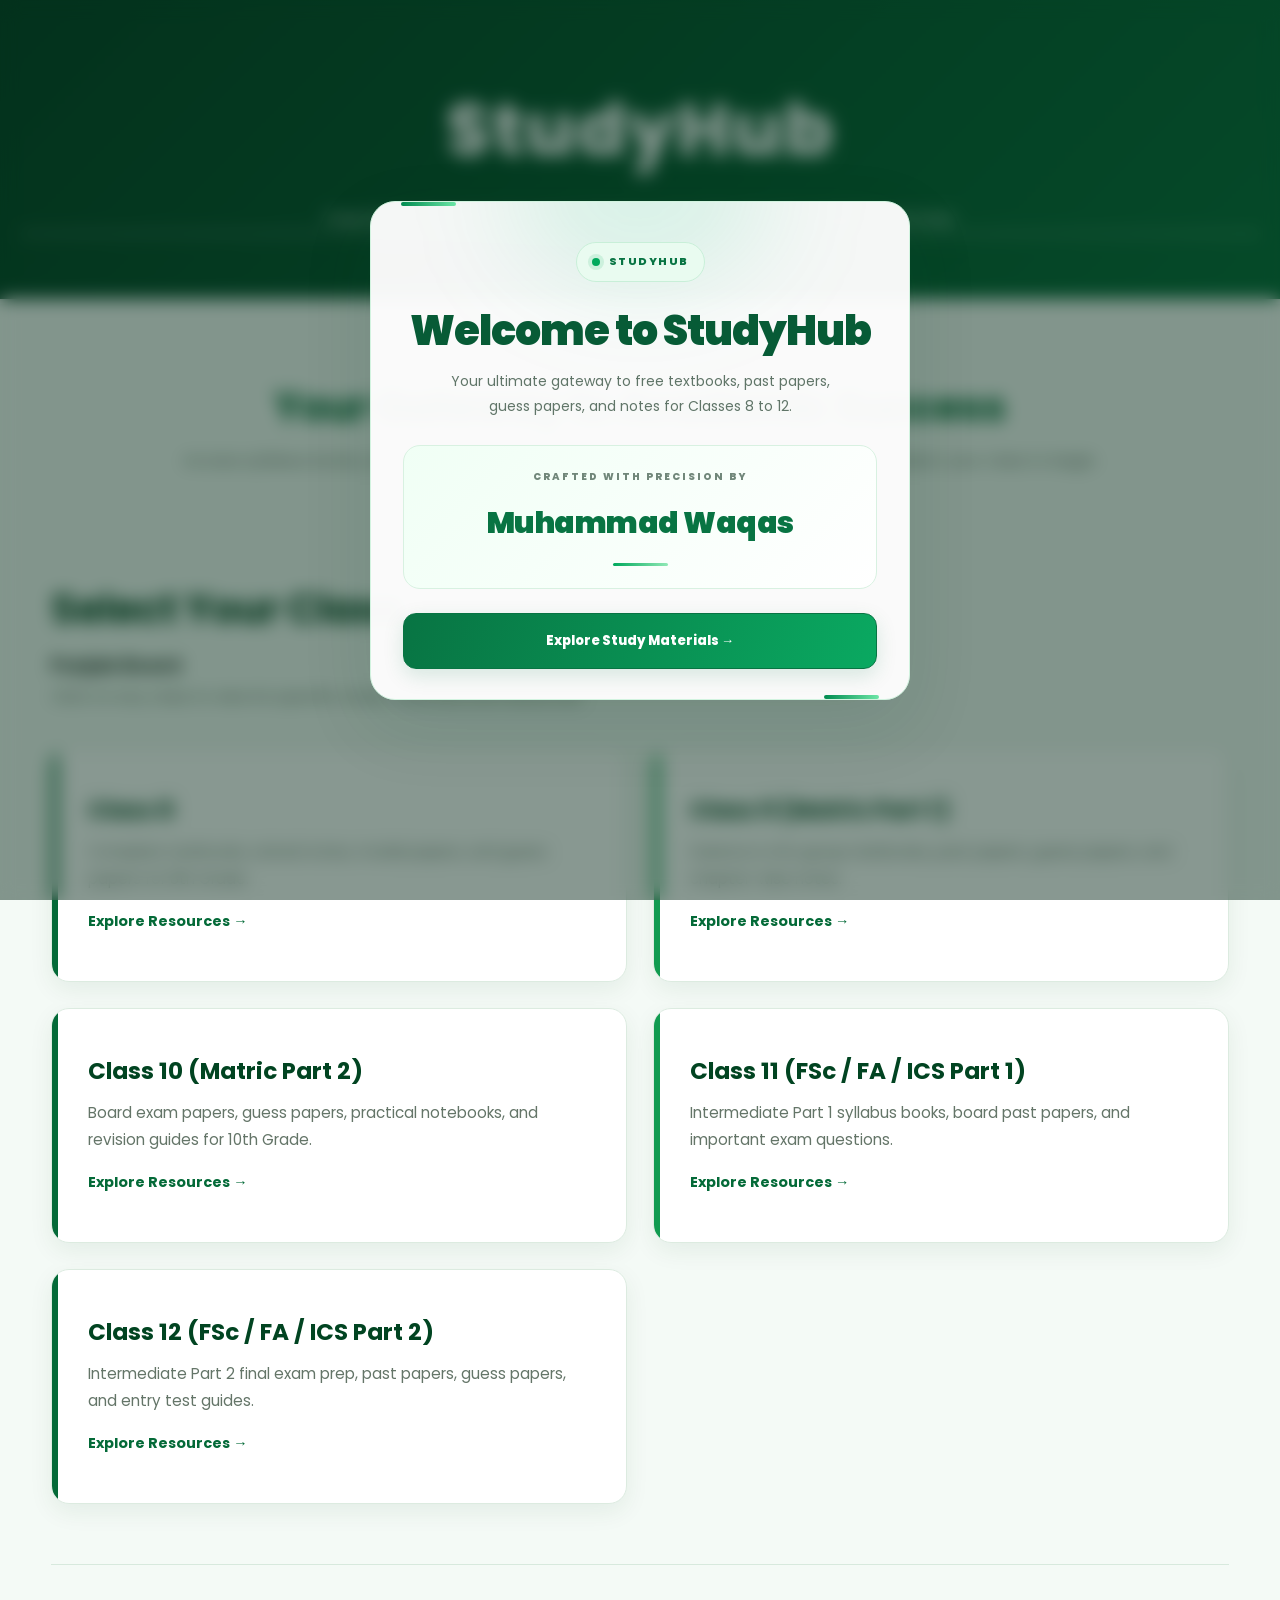
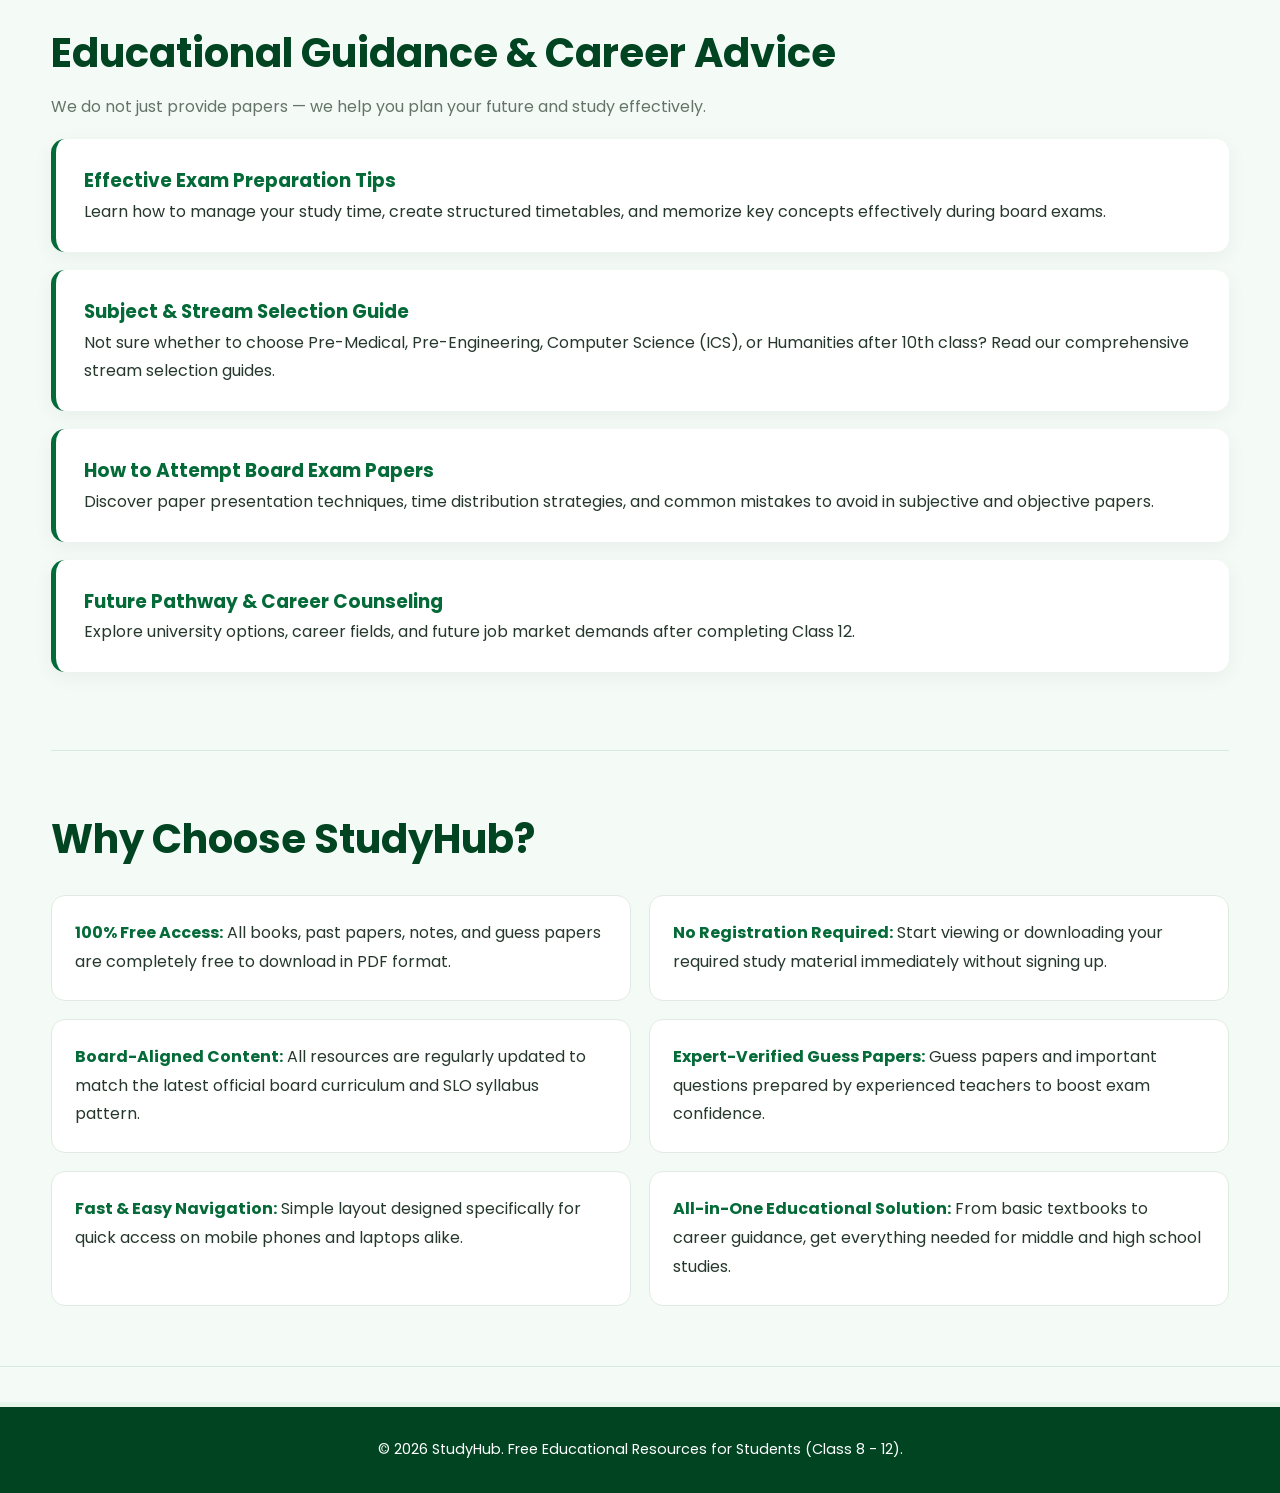
<file: index.html>
<!DOCTYPE html>
<html lang="en">

<head>
    <!-- Essential Meta Tags -->
    <meta charset="UTF-8">
    <meta name="viewport" content="width=device-width, initial-scale=1.0">
    <title>StudyHub - Free PDFs, Past Papers & Guess Papers for Punjab Board</title>
<meta name="google-site-verification" content="WBYI3zQjH3Bjqo3qyWjPnp6PcXG1lxoOlJ3bugX4N5s" />

    <link rel="icon" type="image/png" href="logo.jpg">

    <!-- Primary SEO Meta Description -->
    <meta name="description"
        content="StudyHub is created by Muhammad Waqas to help Punjab Board students. Access free PDFs, textbooks, solved past papers, guess papers, and study notes for Class 8 to 12.">

    <!-- Keywords for Search Engines -->
    <meta name="keywords"
        content="Punjab board past papers, studyhub, muhammad waqas, 9th class guess papers, 10th class books pdf, 11th class notes, 12th class past papers, free student resources Pakistan">

    <!-- Author Tag -->
    <meta name="author" content="Muhammad Waqas">

    <!-- Open Graph / Social Media Meta Tags (for WhatsApp, Facebook, LinkedIn shares) -->
    <meta property="og:title" content="StudyHub - Free Study Material for Punjab Board Students">
    <meta property="og:description"
        content="Created by Muhammad Waqas. Download free textbooks, solved past papers, and guess papers for Class 8, 9, 10, 11, and 12 Punjab Board.">
    <meta property="og:type" content="website">

    <!-- Robots Tag (Allows search engines to index and follow your site) -->
    <meta name="robots" content="index, follow">
    <link rel="stylesheet" href="style.css">
</head>

<body>

    <!-- Header Section -->
    <header>
        <h1>StudyHub</h1>
        <p>Free Study Material & Educational Guidance for Class 8 to 12 , Punjab Board Only!</p>
        <hr>
    </header>

    <main>
        <!-- Welcome Hero Section -->
        <section>
            <h2>Your Gateway to Academic Success</h2>
            <p>Access syllabus books, solved past papers, guess papers, and study notes all in one place. Select your
                class to begin.</p>
        </section>

        <!-- Class Selection Section (Class 8 to 12) -->
        <section id="classes">
            <h2>Select Your Class</h2>
            <h3>Punjab Board</h3>
            <p>Click on any class to view its specific study materials and resources:</p>

            <ul>
                <li>
                    <a href="class8.html">
                        <h3>Class 8</h3>
                        <p>Complete textbooks, solved notes, model papers, and guess papers for 8th Grade.</p>
                    </a>
                </li>
                <li>
                    <a href="class9.html">
                        <h3>Class 9 (Matric Part 1)</h3>
                        <p>Science & Arts group textbooks, past papers, guess papers, and chapter-wise notes.</p>
                    </a>
                </li>
                <li>
                    <a href="class10.html">
                        <h3>Class 10 (Matric Part 2)</h3>
                        <p>Board exam papers, guess papers, practical notebooks, and revision guides for 10th Grade.</p>
                    </a>
                </li>
                <li>
                    <a href="class11.html">
                        <h3>Class 11 (FSc / FA / ICS Part 1)</h3>
                        <p>Intermediate Part 1 syllabus books, board past papers, and important exam questions.</p>
                    </a>
                </li>
                <li>
                    <a href="class12.html">
                        <h3>Class 12 (FSc / FA / ICS Part 2)</h3>
                        <p>Intermediate Part 2 final exam prep, past papers, guess papers, and entry test guides.</p>
                    </a>
                </li>
            </ul>
        </section>

        <hr>

        <!-- Educational Guidance Section -->
        <section id="guidance">
            <h2>Educational Guidance & Career Advice</h2>
            <p>We do not just provide papers — we help you plan your future and study effectively.</p>

            <article>
                <a href="examsprep.html" target="_blank" rel="noopener noreferrer">
                    <h3>Effective Exam Preparation Tips</h3>
                    <p>Learn how to manage your study time, create structured timetables, and memorize key concepts
                        effectively during board exams.</p>
                </a>
            </article>

            <article>
                <a href="subject.html" target="_blank" rel="noopener noreferrer">
                    <h3>Subject & Stream Selection Guide</h3>
                    <p>Not sure whether to choose Pre-Medical, Pre-Engineering, Computer Science (ICS), or Humanities
                        after 10th class? Read our comprehensive stream selection guides.</p>
                </a>
            </article>

            <article>
                <a href="attempt.html" target="_blank"
                    rel="noopener noreferrer">
                    <h3>How to Attempt Board Exam Papers</h3>
                    <p>Discover paper presentation techniques, time distribution strategies, and common mistakes to
                        avoid in subjective and objective papers.</p>
                </a>
            </article>

            <article>
                <a href="career.html" target="_blank" rel="noopener noreferrer">
                    <h3>Future Pathway & Career Counseling</h3>
                    <p>Explore university options, career fields, and future job market demands after completing Class
                        12.</p>
                </a>
            </article>
        </section>
        <hr>

        <!-- Benefits Section -->
        <section id="benefits">
            <h2>Why Choose StudyHub?</h2>

            <ul>
                <li>
                    <strong>100% Free Access:</strong> All books, past papers, notes, and guess papers are completely
                    free to download in PDF format.
                </li>
                <li>
                    <strong>No Registration Required:</strong> Start viewing or downloading your required study material
                    immediately without signing up.
                </li>
                <li>
                    <strong>Board-Aligned Content:</strong> All resources are regularly updated to match the latest
                    official board curriculum and SLO syllabus pattern.
                </li>
                <li>
                    <strong>Expert-Verified Guess Papers:</strong> Guess papers and important questions prepared by
                    experienced teachers to boost exam confidence.
                </li>
                <li>
                    <strong>Fast & Easy Navigation:</strong> Simple layout designed specifically for quick access on
                    mobile phones and laptops alike.
                </li>
                <li>
                    <strong>All-in-One Educational Solution:</strong> From basic textbooks to career guidance, get
                    everything needed for middle and high school studies.
                </li>
            </ul>
        </section>
    </main>

    <hr>

    <!-- Footer Section -->
    <footer>
        <p>&copy; 2026 StudyHub. Free Educational Resources for Students (Class 8 - 12).</p>
    </footer>
<!-- Ultra-Modern Welcome Popup Modal -->
<div id="welcome-modal" class="modern-modal-overlay">
    <div class="modern-modal-card">
        <!-- Floating Accent Glow -->
        <div class="modal-glow"></div>

        <div class="modal-badge-wrapper">
            <span class="modern-badge">
                <span class="pulse-dot"></span> StudyHub
            </span>
        </div>

        <h2>Welcome to StudyHub</h2>
        <p class="modal-subtitle">Your ultimate gateway to free textbooks, past papers, guess papers, and notes for Classes 8 to 12.</p>
        
        <!-- Largely Written Developer Credit Box -->
        <div class="modern-developer-box">
            <span class="dev-label">Crafted with Precision By</span>
            <h3 class="dev-name">Muhammad Waqas</h3>
            <div class="dev-underline"></div>
        </div>

        <button id="close-modal-btn" class="modern-cta-btn">
            Explore Study Materials &rarr;
        </button>
    </div>
</div>
</div>

<script>
document.addEventListener("DOMContentLoaded", function () {
    const closeBtn = document.getElementById("close-modal-btn");
    const modal = document.getElementById("welcome-modal");

    if (closeBtn && modal) {
        closeBtn.addEventListener("click", function () {
            modal.style.display = "none";
        });
    }
});
</script>

</body>

</html>
</file>
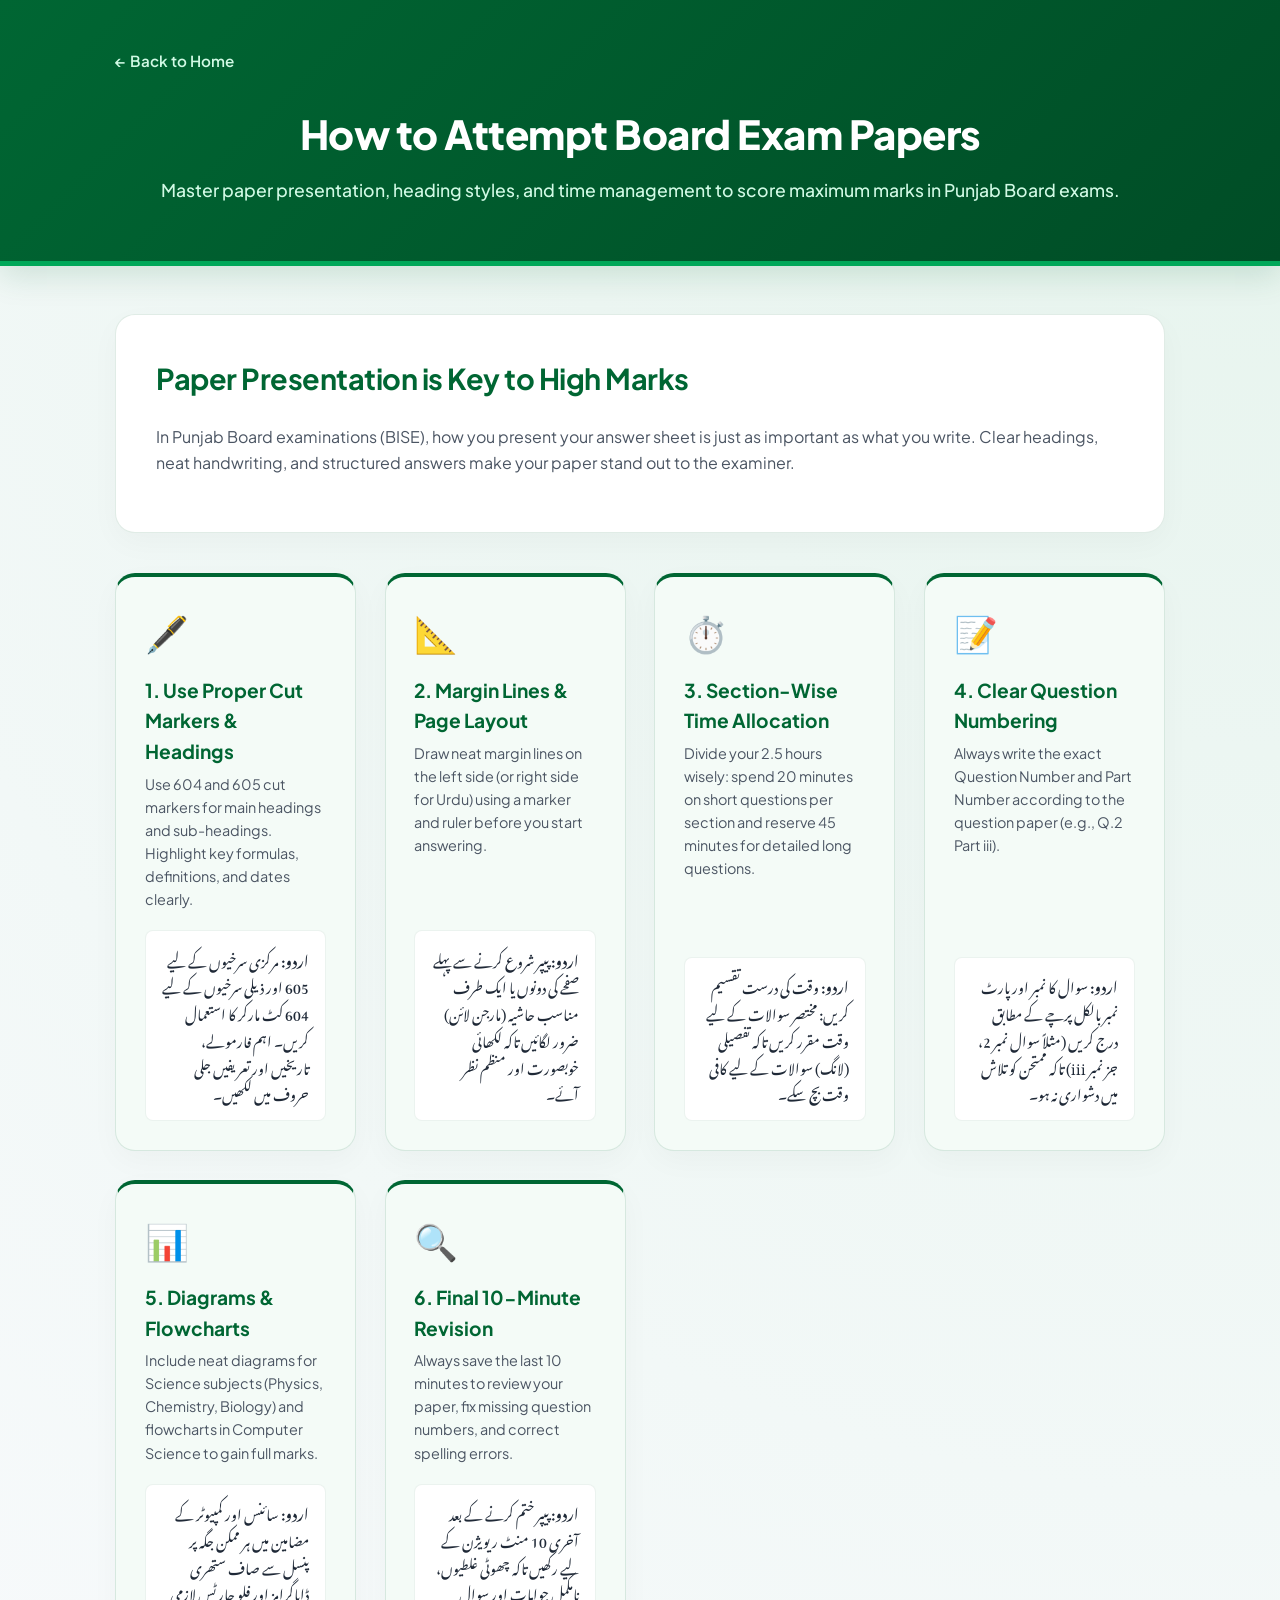
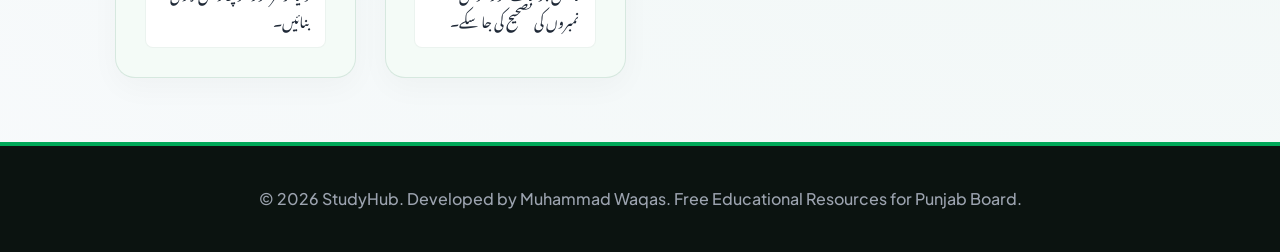
<file: attempt.html>
<!DOCTYPE html>
<html lang="en">
<head>
    <meta charset="UTF-8">
    <meta name="viewport" content="width=device-width, initial-scale=1.0">
    <title>How to Attempt Board Exam Papers | StudyHub</title>
    <link rel="stylesheet" href="attempt.css">
</head>
<body>

    <!-- Header / Banner -->
    <header>
        <div class="nav-bar">
            <a href="index.html" class="back-link">&larr; Back to Home</a>
        </div>
        <h1>How to Attempt Board Exam Papers</h1>
        <p>Master paper presentation, heading styles, and time management to score maximum marks in Punjab Board exams.</p>
    </header>

    <main>
        <!-- Introduction Section -->
        <section class="intro-box">
            <h2>Paper Presentation is Key to High Marks</h2>
            <p>In Punjab Board examinations (BISE), how you present your answer sheet is just as important as what you write. Clear headings, neat handwriting, and structured answers make your paper stand out to the examiner.</p>
        </section>

        <!-- Strategy Cards Grid -->
        <div class="tips-grid">

            <!-- Tip 1 -->
            <article class="tip-card">
                <div class="tip-icon">🖋️</div>
                <h3>1. Use Proper Cut Markers & Headings</h3>
                <p class="eng-text">Use 604 and 605 cut markers for main headings and sub-headings. Highlight key formulas, definitions, and dates clearly.</p>
                <div class="urdu-box">
                    <p class="urdu-text"><strong>اردو:</strong> مرکزی سرخیوں کے لیے 605 اور ذیلی سرخیوں کے لیے 604 کٹ مارکر کا استعمال کریں۔ اہم فارمولے، تاریخیں اور تعریفیں جلی حروف میں لکھیں۔</p>
                </div>
            </article>

            <!-- Tip 2 -->
            <article class="tip-card">
                <div class="tip-icon">📐</div>
                <h3>2. Margin Lines & Page Layout</h3>
                <p class="eng-text">Draw neat margin lines on the left side (or right side for Urdu) using a marker and ruler before you start answering.</p>
                <div class="urdu-box">
                    <p class="urdu-text"><strong>اردو:</strong> پیپر شروع کرنے سے پہلے صفحے کی دونوں یا ایک طرف مناسب حاشیہ (مارجن لائن) ضرور لگائیں تاکہ لکھائی خوبصورت اور منظم نظر آئے۔</p>
                </div>
            </article>

            <!-- Tip 3 -->
            <article class="tip-card">
                <div class="tip-icon">⏱️</div>
                <h3>3. Section-Wise Time Allocation</h3>
                <p class="eng-text">Divide your 2.5 hours wisely: spend 20 minutes on short questions per section and reserve 45 minutes for detailed long questions.</p>
                <div class="urdu-box">
                    <p class="urdu-text"><strong>اردو:</strong> وقت کی درست تقسیم کریں: مختصر سوالات کے لیے وقت مقرر کریں تاکہ تفصیلی (لانگ) سوالات کے لیے کافی وقت بچ سکے۔</p>
                </div>
            </article>

            <!-- Tip 4 -->
            <article class="tip-card">
                <div class="tip-icon">📝</div>
                <h3>4. Clear Question Numbering</h3>
                <p class="eng-text">Always write the exact Question Number and Part Number according to the question paper (e.g., Q.2 Part iii).</p>
                <div class="urdu-box">
                    <p class="urdu-text"><strong>اردو:</strong> سوال کا نمبر اور پارٹ نمبر بالکل پرچے کے مطابق درج کریں (مثلاً سوال نمبر 2، جز نمبر iii) تاکہ ممتحن کو تلاش میں دشواری نہ ہو۔</p>
                </div>
            </article>

            <!-- Tip 5 -->
            <article class="tip-card">
                <div class="tip-icon">📊</div>
                <h3>5. Diagrams & Flowcharts</h3>
                <p class="eng-text">Include neat diagrams for Science subjects (Physics, Chemistry, Biology) and flowcharts in Computer Science to gain full marks.</p>
                <div class="urdu-box">
                    <p class="urdu-text"><strong>اردو:</strong> سائنس اور کمپیوٹر کے مضامین میں ہر ممکن جگہ پر پنسل سے صاف ستھری ڈایاگرامز اور فلو چارٹس لازمی بنائیں۔</p>
                </div>
            </article>

            <!-- Tip 6 -->
            <article class="tip-card">
                <div class="tip-icon">🔍</div>
                <h3>6. Final 10-Minute Revision</h3>
                <p class="eng-text">Always save the last 10 minutes to review your paper, fix missing question numbers, and correct spelling errors.</p>
                <div class="urdu-box">
                    <p class="urdu-text"><strong>اردو:</strong> پیپر ختم کرنے کے بعد آخری 10 منٹ ریویژن کے لیے رکھیں تاکہ چھوٹی غلطیوں، نامکمل جوابات اور سوال نمبروں کی تصحیح کی جا سکے۔</p>
                </div>
            </article>

        </div>
    </main>

    <!-- Footer -->
    <footer>
        <p>&copy; 2026 StudyHub. Developed by Muhammad Waqas. Free Educational Resources for Punjab Board.</p>
    </footer>

</body>
</html>
</file>
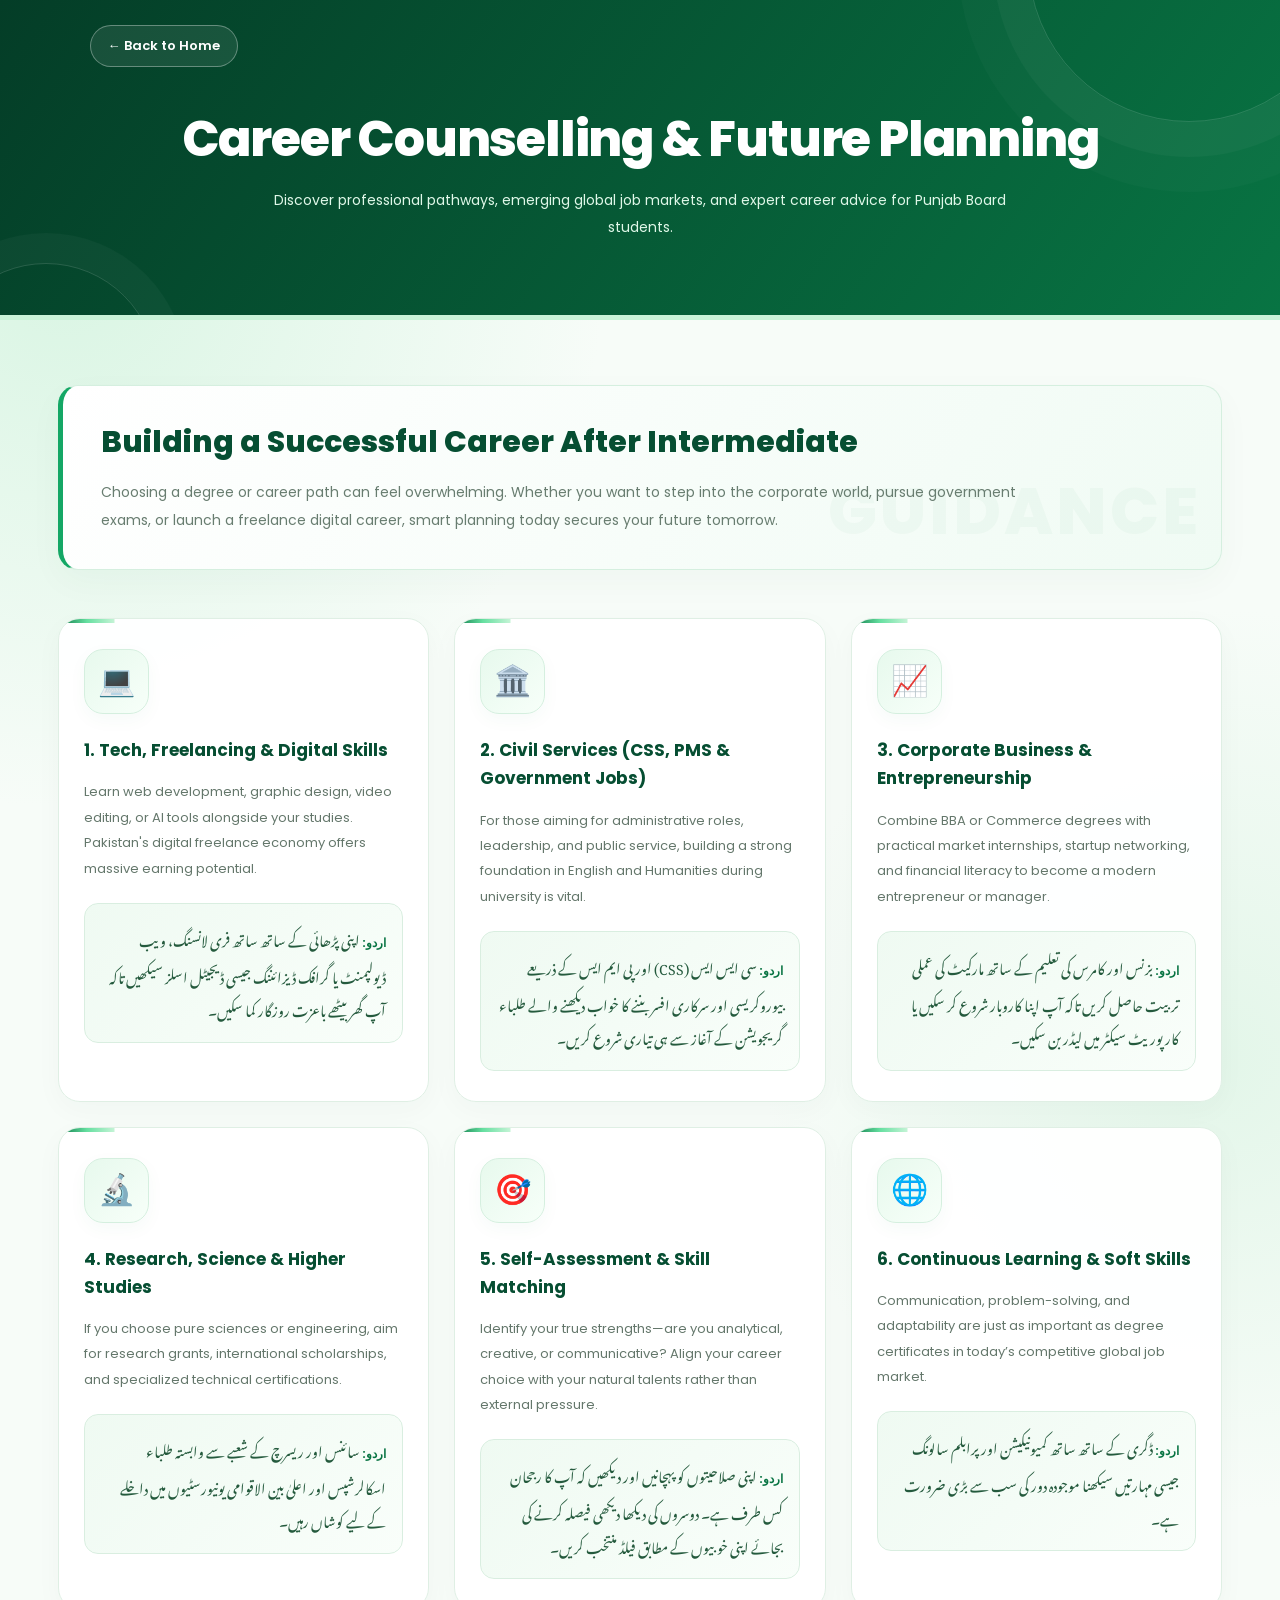
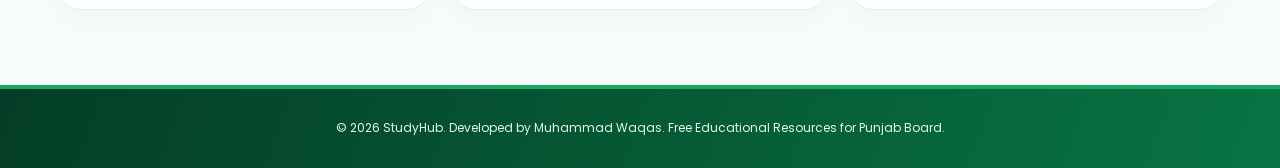
<file: career.html>
<!DOCTYPE html>
<html lang="en">
<head>
    <meta charset="UTF-8">
    <meta name="viewport" content="width=device-width, initial-scale=1.0">
    <title>Career Counselling & Future Guidance | StudyHub</title>
    <link rel="stylesheet" href="career.css">
</head>
<body>

    <!-- Header / Banner -->
    <header>
        <div class="nav-bar">
            <a href="index.html" class="back-link">&larr; Back to Home</a>
        </div>
        <h1>Career Counselling & Future Planning</h1>
        <p>Discover professional pathways, emerging global job markets, and expert career advice for Punjab Board students.</p>
    </header>

    <main>
        <!-- Introduction Section -->
        <section class="intro-box">
            <h2>Building a Successful Career After Intermediate</h2>
            <p>Choosing a degree or career path can feel overwhelming. Whether you want to step into the corporate world, pursue government exams, or launch a freelance digital career, smart planning today secures your future tomorrow.</p>
        </section>

        <!-- Career Guidance Cards Grid -->
        <div class="tips-grid">

            <!-- Career 1 -->
            <article class="tip-card">
                <div class="tip-icon">💻</div>
                <h3>1. Tech, Freelancing & Digital Skills</h3>
                <p class="eng-text">Learn web development, graphic design, video editing, or AI tools alongside your studies. Pakistan's digital freelance economy offers massive earning potential.</p>
                <div class="urdu-box">
                    <p class="urdu-text"><strong>اردو:</strong> اپنی پڑھائی کے ساتھ ساتھ فری لانسنگ، ویب ڈیولپمنٹ یا گرافک ڈیزائننگ جیسی ڈیجیٹل اسلز سیکھیں تاکہ آپ گھر بیٹھے باعزت روزگار کما سکیں۔</p>
                </div>
            </article>

            <!-- Career 2 -->
            <article class="tip-card">
                <div class="tip-icon">🏛️</div>
                <h3>2. Civil Services (CSS, PMS & Government Jobs)</h3>
                <p class="eng-text">For those aiming for administrative roles, leadership, and public service, building a strong foundation in English and Humanities during university is vital.</p>
                <div class="urdu-box">
                    <p class="urdu-text"><strong>اردو:</strong> سی ایس ایس (CSS) اور پی ایم ایس کے ذریعے بیوروکریسی اور سرکاری افسر بننے کا خواب دیکھنے والے طلباء گریجویشن کے آغاز سے ہی تیاری شروع کریں۔</p>
                </div>
            </article>

            <!-- Career 3 -->
            <article class="tip-card">
                <div class="tip-icon">📈</div>
                <h3>3. Corporate Business & Entrepreneurship</h3>
                <p class="eng-text">Combine BBA or Commerce degrees with practical market internships, startup networking, and financial literacy to become a modern entrepreneur or manager.</p>
                <div class="urdu-box">
                    <p class="urdu-text"><strong>اردو:</strong> بزنس اور کامرس کی تعلیم کے ساتھ مارکیٹ کی عملی تربیت حاصل کریں تاکہ آپ اپنا کاروبار شروع کر سکیں یا کارپوریٹ سیکٹر میں لیڈر بن سکیں۔</p>
                </div>
            </article>

            <!-- Career 4 -->
            <article class="tip-card">
                <div class="tip-icon">🔬</div>
                <h3>4. Research, Science & Higher Studies</h3>
                <p class="eng-text">If you choose pure sciences or engineering, aim for research grants, international scholarships, and specialized technical certifications.</p>
                <div class="urdu-box">
                    <p class="urdu-text"><strong>اردو:</strong> سائنس اور ریسرچ کے شعبے سے وابستہ طلباء اسکالرشپس اور اعلیٰ بین الاقوامی یونیورسٹیوں میں داخلے کے لیے کوشاں رہیں۔</p>
                </div>
            </article>

            <!-- Career 5 -->
            <article class="tip-card">
                <div class="tip-icon">🎯</div>
                <h3>5. Self-Assessment & Skill Matching</h3>
                <p class="eng-text">Identify your true strengths—are you analytical, creative, or communicative? Align your career choice with your natural talents rather than external pressure.</p>
                <div class="urdu-box">
                    <p class="urdu-text"><strong>اردو:</strong> اپنی صلاحیتوں کو پہچانیں اور دیکھیں کہ آپ کا رجحان کس طرف ہے۔ دوسروں کی دیکھا دیکھی فیصلہ کرنے کی بجائے اپنی خوبیوں کے مطابق فیلڈ منتخب کریں۔</p>
                </div>
            </article>

            <!-- Career 6 -->
            <article class="tip-card">
                <div class="tip-icon">🌐</div>
                <h3>6. Continuous Learning & Soft Skills</h3>
                <p class="eng-text">Communication, problem-solving, and adaptability are just as important as degree certificates in today’s competitive global job market.</p>
                <div class="urdu-box">
                    <p class="urdu-text"><strong>اردو:</strong> ڈگری کے ساتھ ساتھ کمیونیکیشن اور پرابلم سالونگ جیسی مہارتیں سیکھنا موجودہ دور کی سب سے بڑی ضرورت ہے۔</p>
                </div>
            </article>

        </div>
    </main>

    <!-- Footer -->
    <footer>
        <p>&copy; 2026 StudyHub. Developed by Muhammad Waqas. Free Educational Resources for Punjab Board.</p>
    </footer>

</body>
</html>
</file>
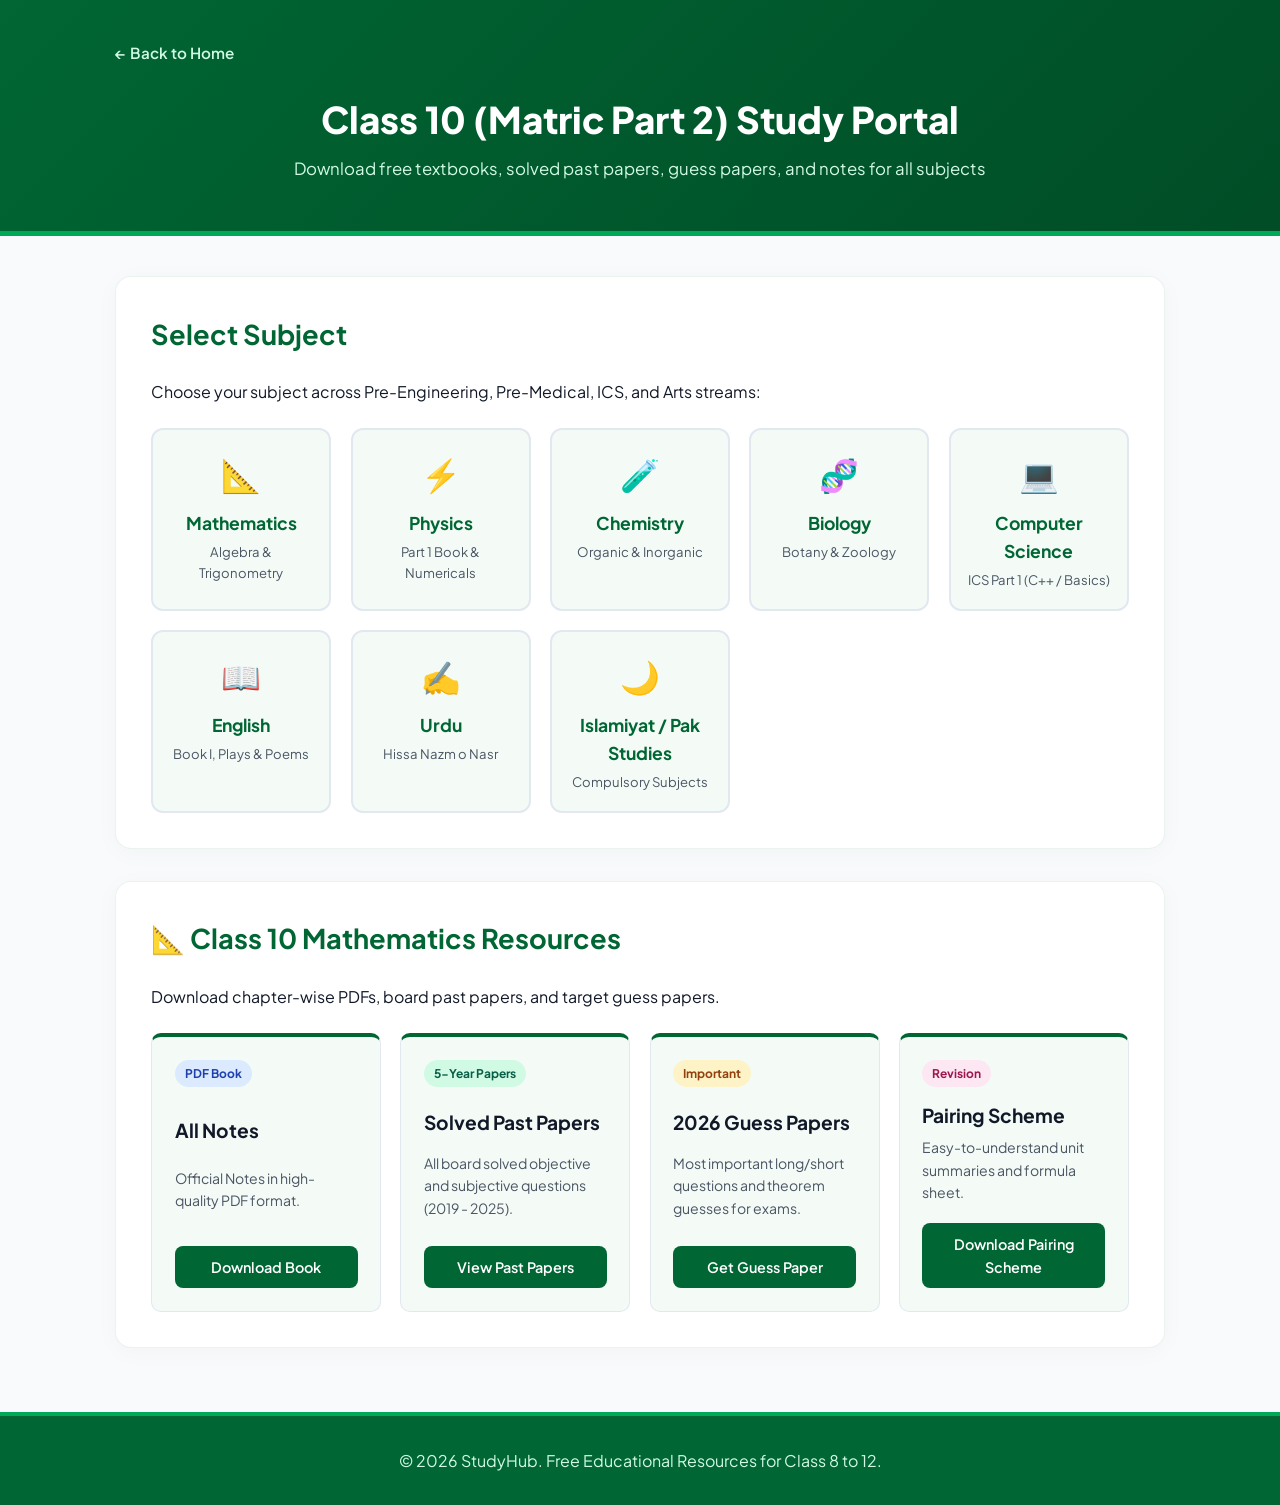
<file: Class10.html>
<!DOCTYPE html>
<html lang="en">
<head>
    <meta charset="UTF-8">
    <meta name="viewport" content="width=device-width, initial-scale=1.0">
    <title>Class 10 Study Material - Books, Past Papers & Guess Papers | StudyHub</title>
    <link rel="stylesheet" href="style10.css">
    <link rel="icon" type="image/png" href="logo.jpg">
</head>
<body>

    <!-- Header / Top Banner -->
    <header>
        <div class="nav-bar">
            <a href="index.html" class="back-link">&larr; Back to Home</a>
        </div>
        <h1>Class 10 (Matric Part 2) Study Portal</h1>
        <p>Download free textbooks, solved past papers, guess papers, and notes for all subjects</p>
    </header>

    <main>

        
<section id="subjects">
    <h2>Select Subject</h2>
    <p>Choose your subject across Pre-Engineering, Pre-Medical, ICS, and Arts streams:</p>

    <div class="subject-grid">

        <a href="https://www.ilmkidunya.com/10th-class/books/math-punjab-board" class="subject-card" target="_blank">
            <span class="icon">📐</span>
            <h3>Mathematics</h3>
            <p>Algebra & Trigonometry</p>
        </a>

        <a href="https://www.ilmkidunya.com/10th-class/books/physics-punjab-board" class="subject-card" target="_blank">
            <span class="icon">⚡</span>
            <h3>Physics</h3>
            <p>Part 1 Book & Numericals</p>
        </a>

        <a href="https://www.ilmkidunya.com/10th-class/books/chemistry-punjab-board" class="subject-card" target="_blank">
            <span class="icon">🧪</span>
            <h3>Chemistry</h3>
            <p>Organic & Inorganic</p>
        </a>

        <a href="https://www.ilmkidunya.com/10th-class/books/biology-punjab-board" class="subject-card" target="_blank">
            <span class="icon">🧬</span>
            <h3>Biology</h3>
            <p>Botany & Zoology</p>
        </a>

        <a href="https://www.ilmkidunya.com/10th-class/books/computer_science-punjab-board" class="subject-card" target="_blank">
            <span class="icon">💻</span>
            <h3>Computer Science</h3>
            <p>ICS Part 1 (C++ / Basics)</p>
        </a>

        <a href="https://www.ilmkidunya.com/10th-class/books/english-punjab-board" class="subject-card" target="_blank">
            <span class="icon">📖</span>
            <h3>English</h3>
            <p>Book I, Plays & Poems</p>
        </a>

        <a href="https://www.ilmkidunya.com/10th-class/books/urdu-punjab-board" class="subject-card" target="_blank">
            <span class="icon">✍️</span>
            <h3>Urdu</h3>
            <p>Hissa Nazm o Nasr</p>
        </a>

        <a href="pdfs/islamiyat-pak-studies.pdf" class="subject-card" target="_blank">
            <span class="icon">🌙</span>
            <h3>Islamiyat / Pak Studies</h3>
            <p>Compulsory Subjects</p>
        </a>

    </div>
</section>

        <!-- Resource Section Example: Mathematics -->
        <section id="mathematics" class="resource-block">
            <h2>📐 Class 10 Mathematics Resources</h2>
            <p>Download chapter-wise PDFs, board past papers, and target guess papers.</p>

            <div class="resource-grid">
                <div class="resource-card">
                    <span class="badge pdf">PDF Book</span>
                    <h3>All Notes</h3>
                    <p>Official Notes in high-quality PDF format.</p>
                    <a href="https://www.ilmkidunya.com/10th-class/notes.aspx" class="btn-download">Download Book</a>
                </div>

                <div class="resource-card">
                    <span class="badge past-paper">5-Year Papers</span>
                    <h3>Solved Past Papers</h3>
                    <p>All board solved objective and subjective questions (2019 - 2025).</p>
                    <a href="https://www.ilmkidunya.com/10th-class/past-papers.aspx" class="btn-download">View Past Papers</a>
                </div>

                <div class="resource-card">
                    <span class="badge guess">Important</span>
                    <h3>2026 Guess Papers</h3>
                    <p>Most important long/short questions and theorem guesses for exams.</p>
                    <a href="https://www.ilmkidunya.com/10th-class/guess-papers.aspx" class="btn-download">Get Guess Paper</a>
                </div>

                <div class="resource-card">
                    <span class="badge notes">Revision</span>
                    <h3>Pairing Scheme</h3>
                    <p>Easy-to-understand unit summaries and formula sheet.</p>
                    <a href="https://www.ilmkidunya.com/10th-class/pairing-scheme.aspx" class="btn-download">Download Pairing Scheme</a>
                </div>
            </div>
        </section>

       

    </main>

    <!-- Footer -->
    <footer>
        <p>&copy; 2026 StudyHub. Free Educational Resources for Class 8 to 12.</p>
    </footer>

</body>
</html>
</file>
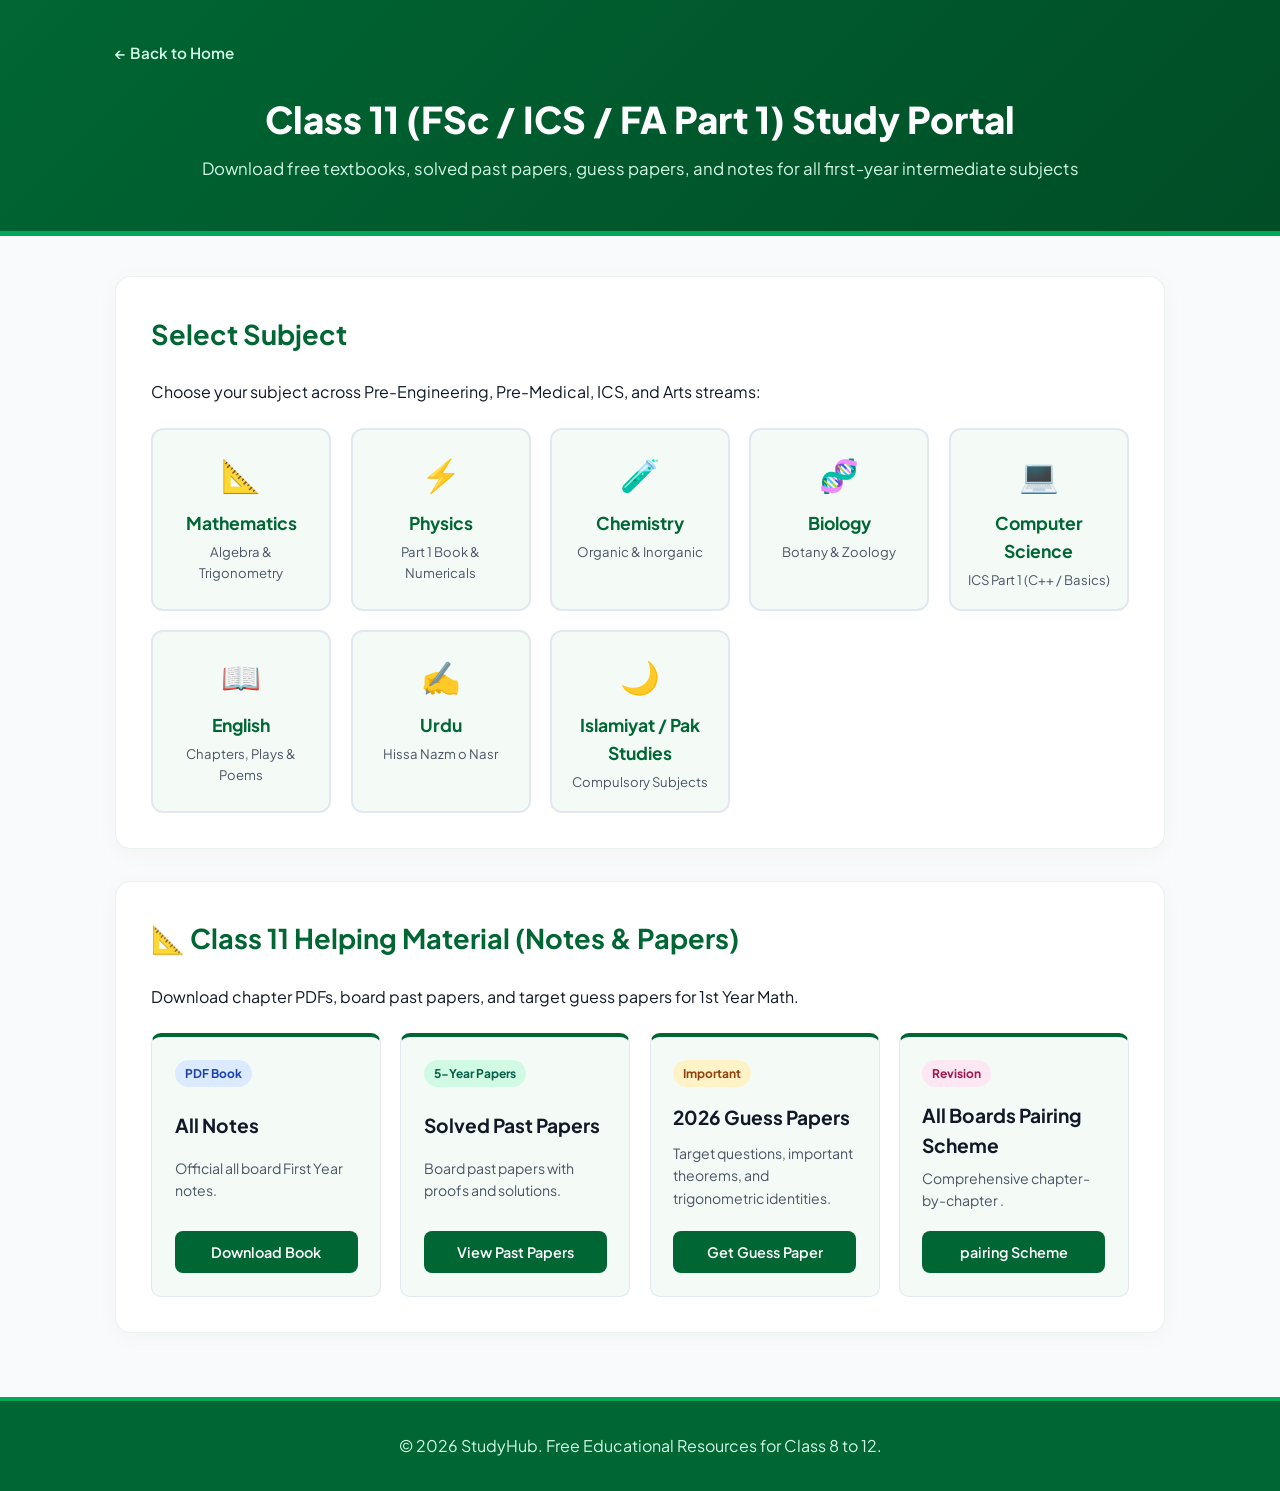
<file: class11.html>
<!DOCTYPE html>
<html lang="en">
<head>
    <meta charset="UTF-8">
    <meta name="viewport" content="width=device-width, initial-scale=1.0">
    <title>Class 11 Study Material - Books, Past Papers & Guess Papers | StudyHub</title>
    <link rel="stylesheet" href="style10.css">
    <link rel="icon" type="image/png" href="logo.jpg">
</head>
<body>

    <!-- Header / Top Banner -->
    <header>
        <div class="nav-bar">
            <a href="index.html" class="back-link">&larr; Back to Home</a>
        </div>
        <h1>Class 11 (FSc / ICS / FA Part 1) Study Portal</h1>
        <p>Download free textbooks, solved past papers, guess papers, and notes for all first-year intermediate subjects</p>
    </header>

    <main>

        <!-- Quick Subject Navigation Grid -->
       
<section id="subjects">
    <h2>Select Subject</h2>
    <p>Choose your subject across Pre-Engineering, Pre-Medical, ICS, and Arts streams:</p>

    <div class="subject-grid">

        <a href="https://cdn.ilmkidunya.com//files/customfiles/2026/09/11th%20Class%20Mathematics%20Punjab%20Board%20Full%20Book%20PDF.pdf" class="subject-card" target="_blank">
            <span class="icon">📐</span>
            <h3>Mathematics</h3>
            <p>Algebra & Trigonometry</p>
        </a>

        <a href="https://cdn.ilmkidunya.com//files/customfiles/2026/09/11th%20Class%20Physics%20Punjab%20Board%20Full%20Book%20PDF.pdf" class="subject-card" target="_blank">
            <span class="icon">⚡</span>
            <h3>Physics</h3>
            <p>Part 1 Book & Numericals</p>
        </a>

        <a href="https://cdn.ilmkidunya.com//files/customfiles/2026/09/11th%20Class%20Chemistry%20Punjab%20Board%20Full%20Book%20PDF.pdf" class="subject-card" target="_blank">
            <span class="icon">🧪</span>
            <h3>Chemistry</h3>
            <p>Organic & Inorganic</p>
        </a>

        <a href="https://cdn.ilmkidunya.com//files/customfiles/2026/09/11th%20Class%20Biology%20Punjab%20Board%20New%20Syllabus%20Full%20Book%20PDF.pdf" class="subject-card" target="_blank">
            <span class="icon">🧬</span>
            <h3>Biology</h3>
            <p>Botany & Zoology</p>
        </a>

        <a href="https://cdn.ilmkidunya.com//files/customfiles/2026/09/11th%20Class%20Computer%20Science%20Punjab%20Board%20New%20Syllabus%20Full%20Book%20PDF.pdf" class="subject-card" target="_blank">
            <span class="icon">💻</span>
            <h3>Computer Science</h3>
            <p>ICS Part 1 (C++ / Basics)</p>
        </a>

        <a href="https://cdn.ilmkidunya.com//files/customfiles/2026/09/11th%20Class%20English%20New%20Syllabus%20Punjab%20Board%20Full%20Book%20PDF.pdf" class="subject-card" target="_blank">
            <span class="icon">📖</span>
            <h3>English</h3>
            <p>Chapters, Plays & Poems</p>
        </a>

        <a href="https://cdn.ilmkidunya.com//files/customfiles/2026/09/11th%20Class%20Urdu%20New%20Syllabus%20Punjab%20Board%20Full%20Book%20PDF.pdf" class="subject-card" target="_blank">
            <span class="icon">✍️</span>
            <h3>Urdu</h3>
            <p>Hissa Nazm o Nasr</p>
        </a>

        <a href="https://cdn.ilmkidunya.com//files/customfiles/2026/10/11th%20Class%20Islamiat%20New%20Syllabus%20Punjab%20Board%20Full%20Book%20PDF.pdf" class="subject-card" target="_blank">
            <span class="icon">🌙</span>
            <h3>Islamiyat / Pak Studies</h3>
            <p>Compulsory Subjects</p>
        </a>

    </div>
</section>

        <!-- Resource Section: Mathematics (Part 1) -->
        <section id="mathematics" class="resource-block">
            <h2>📐 Class 11 Helping Material (Notes & Papers)</h2>
            <p>Download chapter PDFs, board past papers, and target guess papers for 1st Year Math.</p>

            <div class="resource-grid">
                <div class="resource-card">
                    <span class="badge pdf">PDF Book</span>
                    <h3>All Notes</h3>
                    <p>Official all board First Year notes.</p>
                    <a href="https://www.ilmkidunya.com/11th-class/notes.aspx" class="btn-download">Download Book</a>
                </div>

                <div class="resource-card">
                    <span class="badge past-paper">5-Year Papers</span>
                    <h3>Solved Past Papers</h3>
                    <p>Board past papers with proofs and solutions.</p>
                    <a href="https://www.ilmkidunya.com/11th-class/past-papers.aspx" class="btn-download">View Past Papers</a>
                </div>

                <div class="resource-card">
                    <span class="badge guess">Important</span>
                    <h3>2026 Guess Papers</h3>
                    <p>Target questions, important theorems, and trigonometric identities.</p>
                    <a href="https://www.ilmkidunya.com/11th-class/guess-papers.aspx" class="btn-download">Get Guess Paper</a>
                </div>

                <div class="resource-card">
                    <span class="badge notes">Revision</span>
                    <h3>All Boards Pairing Scheme</h3>
                    <p>Comprehensive chapter-by-chapter .</p>
                    <a href="https://www.ilmkidunya.com/11th-class/pairing-scheme.aspx" class="btn-download">pairing Scheme</a>
                </div>
            </div>
        </section>

       
    </main>

    <!-- Footer -->
    <footer>
        <p>&copy; 2026 StudyHub. Free Educational Resources for Class 8 to 12.</p>
    </footer>

</body>
</html>
</file>
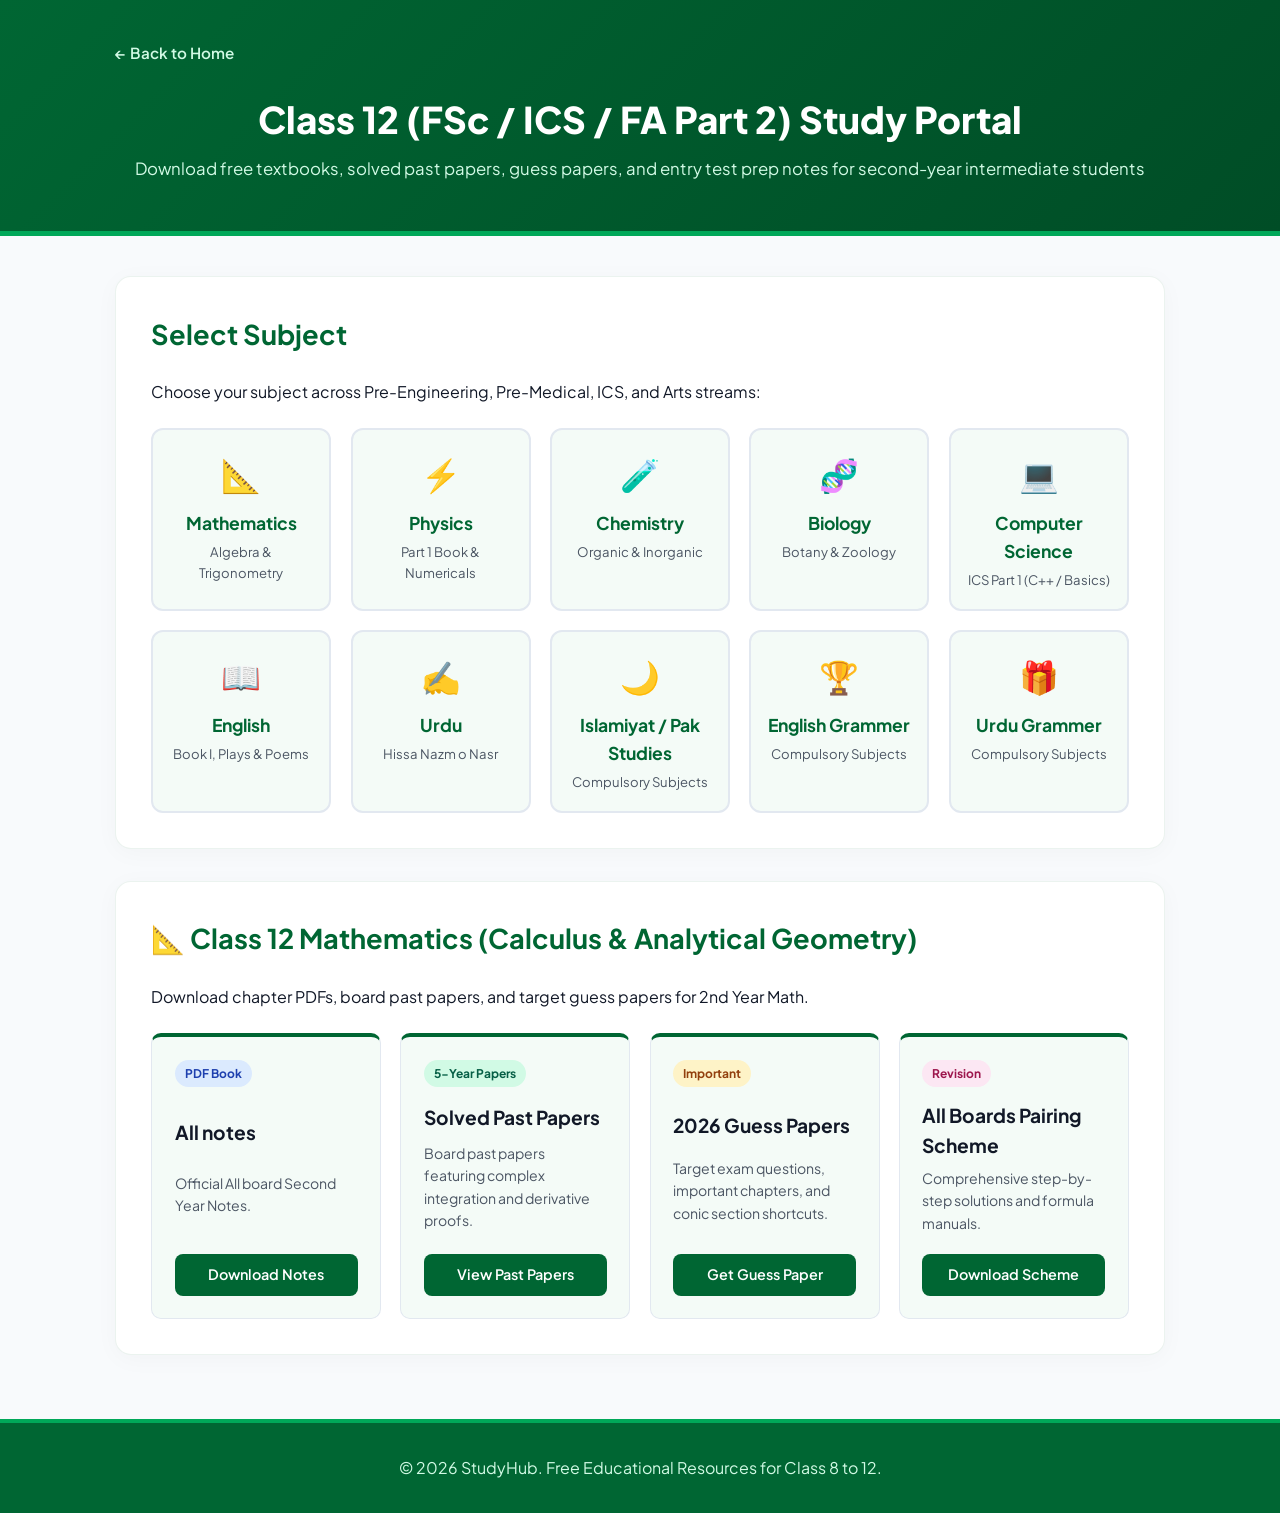
<file: class12.html>
<!DOCTYPE html>
<html lang="en">
<head>
    <meta charset="UTF-8">
    <meta name="viewport" content="width=device-width, initial-scale=1.0">
    <title>Class 12 Study Material - Books, Past Papers & Guess Papers | StudyHub</title>
    <link rel="stylesheet" href="style10.css">
    <link rel="icon" type="image/png" href="logo.jpg">
</head>
<body>

    <!-- Header / Top Banner -->
    <header>
        <div class="nav-bar">
            <a href="index.html" class="back-link">&larr; Back to Home</a>
        </div>
        <h1>Class 12 (FSc / ICS / FA Part 2) Study Portal</h1>
        <p>Download free textbooks, solved past papers, guess papers, and entry test prep notes for second-year intermediate students</p>
    </header>

    <main>

        <!-- Quick Subject Navigation Grid -->
        
<section id="subjects">
    <h2>Select Subject</h2>
    <p>Choose your subject across Pre-Engineering, Pre-Medical, ICS, and Arts streams:</p>

    <div class="subject-grid">

        <a href="https://cdn.ilmkidunya.com//files/customfiles/2026/10/12th%20Mathematics%20New%20Book%20By%20Pecktaa.pdf" class="subject-card" target="_blank">
            <span class="icon">📐</span>
            <h3>Mathematics</h3>
            <p>Algebra & Trigonometry</p>
        </a>

        <a href="https://cdn.ilmkidunya.com//files/customfiles/2026/10/2nd%20Year%20Physics%20New%20Book%20By%20Pecktaa%20(1).pdf" class="subject-card" target="_blank">
            <span class="icon">⚡</span>
            <h3>Physics</h3>
            <p>Part 1 Book & Numericals</p>
        </a>

        <a href="https://cdn.ilmkidunya.com//files/customfiles/2026/10/2nd%20Year%20Chemistry%20New%20Syllabus%20Book.pdf" class="subject-card" target="_blank">
            <span class="icon">🧪</span>
            <h3>Chemistry</h3>
            <p>Organic & Inorganic</p>
        </a>

        <a href="https://cdn.ilmkidunya.com//files/customfiles/2026/10/12th%20Biology%20New%20Book%20By%20Pecktaa.pdf" class="subject-card" target="_blank">
            <span class="icon">🧬</span>
            <h3>Biology</h3>
            <p>Botany & Zoology</p>
        </a>

        <a href="https://cdn.ilmkidunya.com//files/customfiles/2026/10/2nd%20%20Year%20Computer%20New%20Book%20By%20Pecktaa.pdf" class="subject-card" target="_blank">
            <span class="icon">💻</span>
            <h3>Computer Science</h3>
            <p>ICS Part 1 (C++ / Basics)</p>
        </a>

        <a href="https://cdn.ilmkidunya.com//files/customfiles/2026/10/12th%20English%20New%20Syllabus%20Book%20By%20Pecktaa.pdf" class="subject-card" target="_blank">
            <span class="icon">📖</span>
            <h3>English</h3>
            <p>Book I, Plays & Poems</p>
        </a>

        <a href="https://cdn.ilmkidunya.com//files/customfiles/2026/10/12th%20Urdu%20New%20Syllabus%20Full%20Book.pdf" class="subject-card" target="_blank">
            <span class="icon">✍️</span>
            <h3>Urdu</h3>
            <p>Hissa Nazm o Nasr</p>
        </a>

        <a href="https://cdn.ilmkidunya.com//files/customfiles/2026/10/Pakistan%20studies%2012%20EM%20-updated.pdf" class="subject-card" target="_blank">
            <span class="icon">🌙</span>
            <h3>Islamiyat / Pak Studies</h3>
            <p>Compulsory Subjects</p>
        </a>

         <a href="https://cdn.ilmkidunya.com//files/customfiles/2026/10/12th%20English%20Grammar%20Punjab%20Board.pdf" class="subject-card" target="_blank">
            <span class="icon">🏆</span>
            <h3>English Grammer</h3>
            <p>Compulsory Subjects</p>
        </a>

         <a href="https://cdn.ilmkidunya.com//files/customfiles/2026/10/11th%20Class%20Urdu%20Grammar%20Punjab%20Board%20Full%20Book%20PDF-compressed.pdf" class="subject-card" target="_blank">
            <span class="icon">🎁</span>
            <h3>Urdu Grammer</h3>
            <p>Compulsory Subjects</p>
        </a>

    </div>
</section>


        <!-- Resource Section: Mathematics (Part 2) -->
        <section id="mathematics" class="resource-block">
            <h2>📐 Class 12 Mathematics (Calculus & Analytical Geometry)</h2>
            <p>Download chapter PDFs, board past papers, and target guess papers for 2nd Year Math.</p>

            <div class="resource-grid">
                <div class="resource-card">
                    <span class="badge pdf">PDF Book</span>
                    <h3>All notes</h3>
                    <p>Official All board Second Year Notes.</p>
                    <a href="https://www.ilmkidunya.com/12th-class/notes.aspx" class="btn-download">Download Notes</a>
                </div>

                <div class="resource-card">
                    <span class="badge past-paper">5-Year Papers</span>
                    <h3>Solved Past Papers</h3>
                    <p>Board past papers featuring complex integration and derivative proofs.</p>
                    <a href="https://www.ilmkidunya.com/12th-class/past-papers.aspx" class="btn-download">View Past Papers</a>
                </div>

                <div class="resource-card">
                    <span class="badge guess">Important</span>
                    <h3>2026 Guess Papers</h3>
                    <p>Target exam questions, important chapters, and conic section shortcuts.</p>
                    <a href="https://www.ilmkidunya.com/12th-class/guess-papers.aspx" class="btn-download">Get Guess Paper</a>
                </div>

                <div class="resource-card">
                    <span class="badge notes">Revision</span>
                    <h3>All Boards Pairing Scheme</h3>
                    <p>Comprehensive step-by-step solutions and formula manuals.</p>
                    <a href="https://www.ilmkidunya.com/12th-class/pairing-scheme.aspx" class="btn-download">Download Scheme</a>
                </div>
            </div>
        </section>

       
    </main>

    <!-- Footer -->
    <footer>
        <p>&copy; 2026 StudyHub. Free Educational Resources for Class 8 to 12.</p>
    </footer>

</body>
</html>
</file>
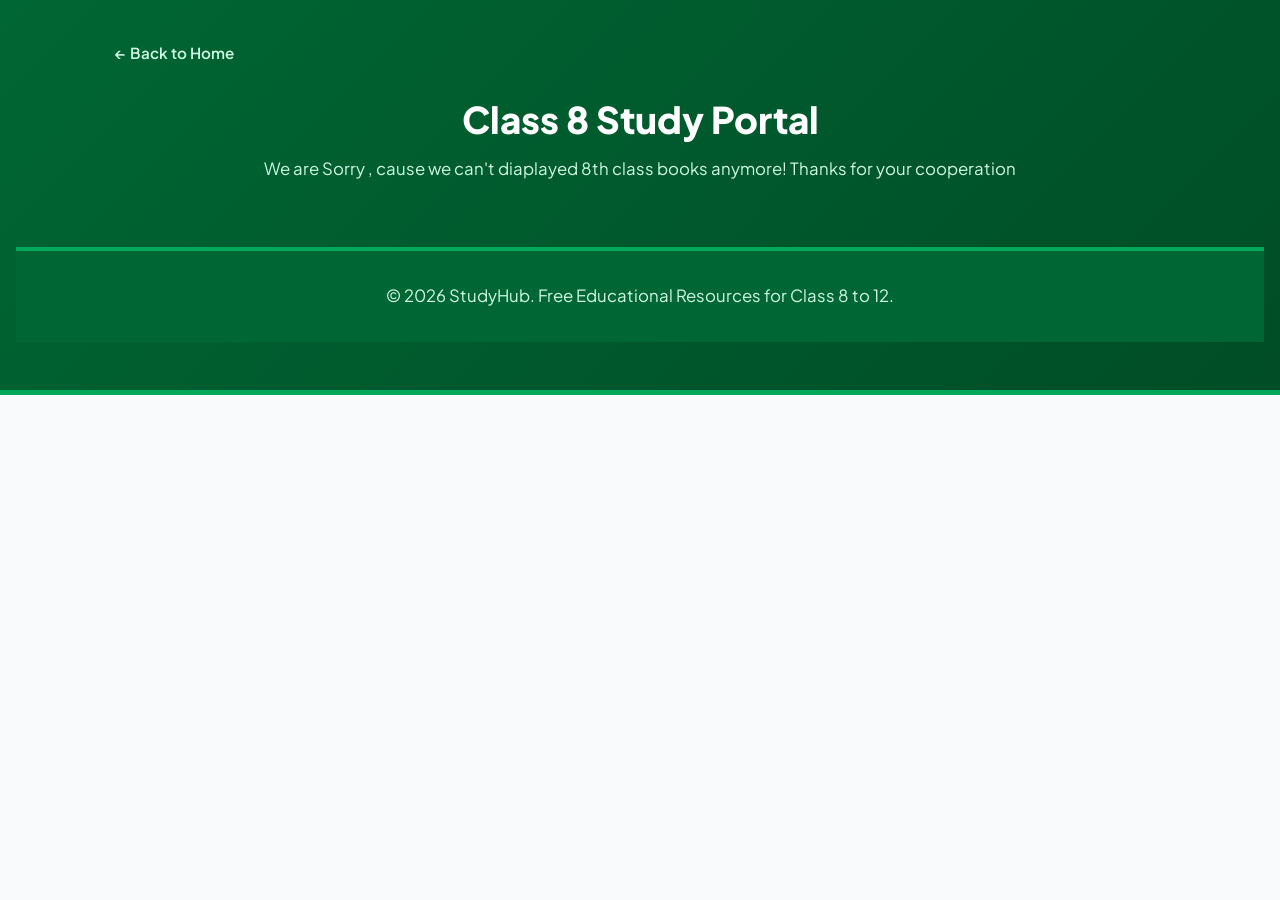
<file: class8.html>
<!DOCTYPE html>
<html lang="en">
<head>
    <meta charset="UTF-8">
    <meta name="viewport" content="width=device-width, initial-scale=1.0">
    <title>Class 8 Study Material - Books, Model Papers & Guess Papers | StudyHub</title>
    <link rel="stylesheet" href="style10.css">
    <link rel="icon" type="image/png" href="logo.jpg">
</head>
<body>

    <!-- Header / Top Banner -->
    <header>
        <div class="nav-bar">
            <a href="index.html" class="back-link">&larr; Back to Home</a>
        </div>
        <h1>Class 8 Study Portal</h1>
       <P>We are Sorry , cause we can't diaplayed 8th class books anymore! Thanks for your cooperation</P>
    </main>

    <!-- Footer -->
    <footer>
        <p>&copy; 2026 StudyHub. Free Educational Resources for Class 8 to 12.</p>
    </footer>

</body>
</html>
</file>
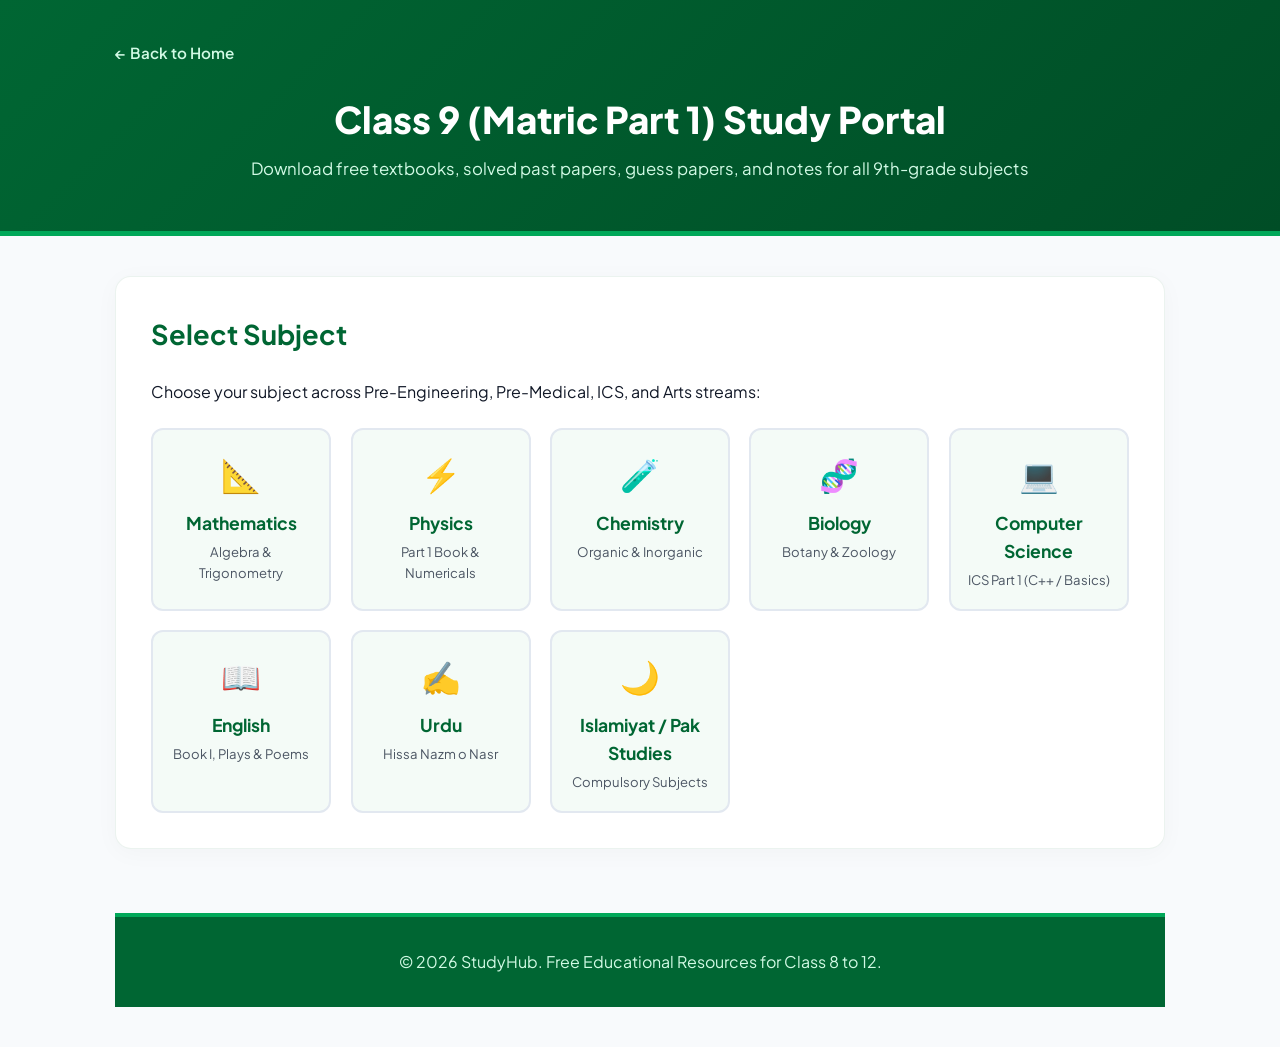
<file: class9.html>
<!DOCTYPE html>
<html lang="en">
<head>
    <meta charset="UTF-8">
    <meta name="viewport" content="width=device-width, initial-scale=1.0">
    <title>Class 9 Study Material - Books, Past Papers & Guess Papers | StudyHub</title>
    <link rel="icon" type="image/png" href="logo.jpg">
    <link rel="stylesheet" href="style10.css">
</head>
<body>

    <!-- Header / Top Banner -->
    <header>
        <div class="nav-bar">
            <a href="index.html" class="back-link">&larr; Back to Home</a>
        </div>
        <h1>Class 9 (Matric Part 1) Study Portal</h1>
        <p>Download free textbooks, solved past papers, guess papers, and notes for all 9th-grade subjects</p>
    </header>

    <main>

       
<section id="subjects">
    <h2>Select Subject</h2>
    <p>Choose your subject across Pre-Engineering, Pre-Medical, ICS, and Arts streams:</p>

    <div class="subject-grid">

        <a href="https://www.ilmkidunya.com/9th-class/books/math-punjab-board" class="subject-card" target="_blank">
            <span class="icon">📐</span>
            <h3>Mathematics</h3>
            <p>Algebra & Trigonometry</p>
        </a>

        <a href="https://www.ilmkidunya.com/9th-class/books/physics-punjab-board" class="subject-card" target="_blank">
            <span class="icon">⚡</span>
            <h3>Physics</h3>
            <p>Part 1 Book & Numericals</p>
        </a>

        <a href="https://www.ilmkidunya.com/9th-class/books/chemistry-punjab-board" class="subject-card" target="_blank">
            <span class="icon">🧪</span>
            <h3>Chemistry</h3>
            <p>Organic & Inorganic</p>
        </a>

        <a href="https://www.ilmkidunya.com/9th-class/books/biology-punjab-board" class="subject-card" target="_blank">
            <span class="icon">🧬</span>
            <h3>Biology</h3>
            <p>Botany & Zoology</p>
        </a>

        <a href="https://www.ilmkidunya.com/9th-class/books/computer_science-punjab-board" class="subject-card" target="_blank">
            <span class="icon">💻</span>
            <h3>Computer Science</h3>
            <p>ICS Part 1 (C++ / Basics)</p>
        </a>

        <a href="https://www.ilmkidunya.com/9th-class/books/english-punjab-board" class="subject-card" target="_blank">
            <span class="icon">📖</span>
            <h3>English</h3>
            <p>Book I, Plays & Poems</p>
        </a>

        <a href="https://www.ilmkidunya.com/9th-class/books/urdu-punjab-board" class="subject-card" target="_blank">
            <span class="icon">✍️</span>
            <h3>Urdu</h3>
            <p>Hissa Nazm o Nasr</p>
        </a>

        <a href="https://www.ilmkidunya.com/9th-class/books/islamiat-punjab-board" class="subject-card" target="_blank">
            <span class="icon">🌙</span>
            <h3>Islamiyat / Pak Studies</h3>
            <p>Compulsory Subjects</p>
        </a>

    </div>
</section>

    <!-- Footer -->
    <footer>
        <p>&copy; 2026 StudyHub. Free Educational Resources for Class 8 to 12.</p>
    </footer>

</body>
</html>
</file>
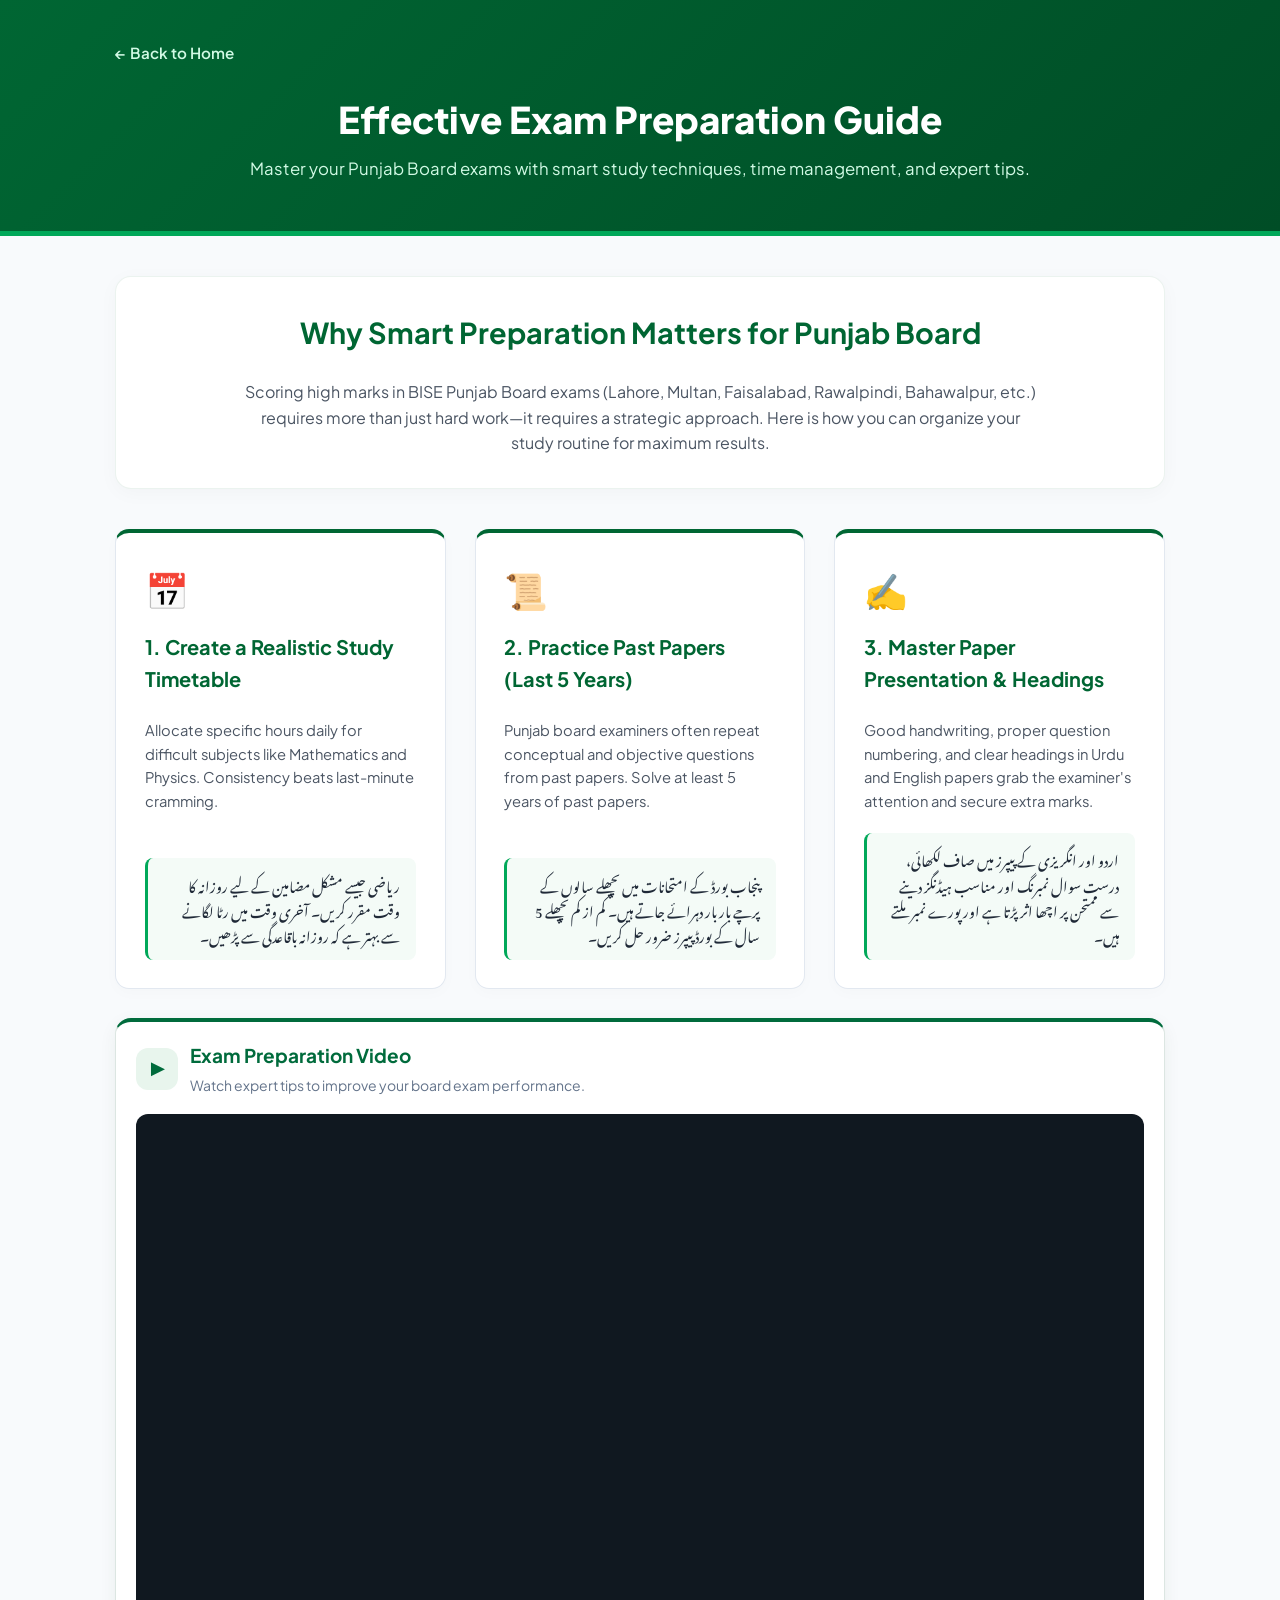
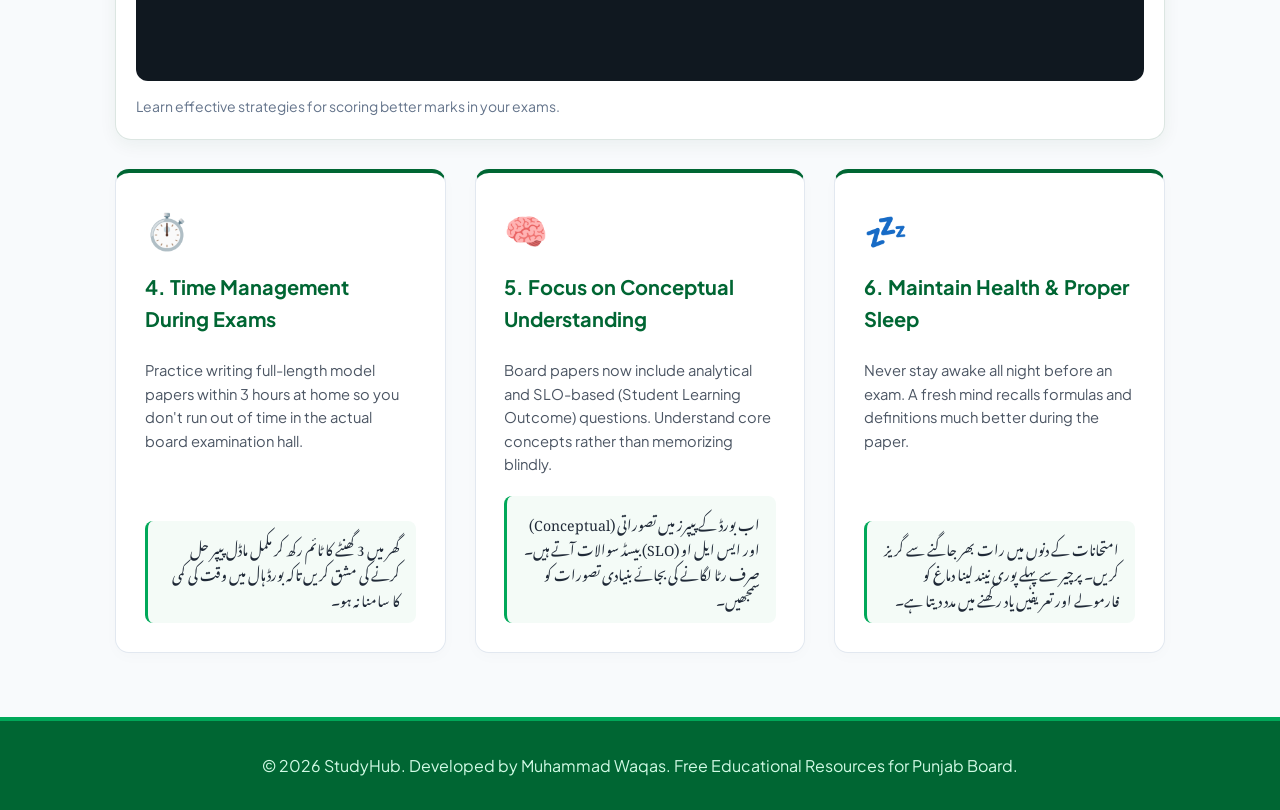
<file: examsprep.html>
<!DOCTYPE html>
<html lang="en">

<head>
    <meta charset="UTF-8">
    <meta name="viewport" content="width=device-width, initial-scale=1.0">
    <title>Effective Exam Preparation Tips for Punjab Board | StudyHub</title>
    <link rel="stylesheet" href="examprep.css">
    <link rel="icon" type="image/png" href="logo.jpg">
</head>

<body>

    <!-- Header / Banner -->
    <header>
        <div class="nav-bar">
            <a href="index.html" class="back-link">&larr; Back to Home</a>
        </div>
        <h1>Effective Exam Preparation Guide</h1>
        <p>Master your Punjab Board exams with smart study techniques, time management, and expert tips.</p>
    </header>

    <main>
        <!-- Introduction Section -->
        <section class="intro-box">
            <h2>Why Smart Preparation Matters for Punjab Board</h2>
            <p>Scoring high marks in BISE Punjab Board exams (Lahore, Multan, Faisalabad, Rawalpindi, Bahawalpur, etc.)
                requires more than just hard work—it requires a strategic approach. Here is how you can organize your
                study routine for maximum results.</p>
        </section>

        <!-- Tips Grid -->
        <div class="tips-grid">

            <!-- Tip 1 -->
            <article class="tip-card">
                <div class="tip-icon">📅</div>
                <h3>1. Create a Realistic Study Timetable</h3>
                <p class="eng-text">Allocate specific hours daily for difficult subjects like Mathematics and Physics.
                    Consistency beats last-minute cramming.</p>
                <div class="urdu-box">
                    <p class="urdu-text"><strong></strong> ریاضی جیسے مشکل مضامین کے لیے روزانہ کا وقت مقرر کریں۔ آخری
                        وقت میں رٹا لگانے سے بہتر ہے کہ روزانہ باقاعدگی سے پڑھیں۔</p>
                </div>
            </article>

            <!-- Tip 2 -->
            <article class="tip-card">
                <div class="tip-icon">📜</div>
                <h3>2. Practice Past Papers (Last 5 Years)</h3>
                <p class="eng-text">Punjab board examiners often repeat conceptual and objective questions from past
                    papers. Solve at least 5 years of past papers.</p>
                <div class="urdu-box">
                    <p class="urdu-text"><strong></strong> پنجاب بورڈ کے امتحانات میں پچھلے سالوں کے پرچے بار بار دہرائے
                        جاتے ہیں۔ کم از کم پچھلے 5 سال کے بورڈ پیپرز ضرور حل کریں۔</p>
                </div>
            </article>

            <!-- Tip 3 -->
            <article class="tip-card">
                <div class="tip-icon">✍️</div>
                <h3>3. Master Paper Presentation & Headings</h3>
                <p class="eng-text">Good handwriting, proper question numbering, and clear headings in Urdu and English
                    papers grab the examiner's attention and secure extra marks.</p>
                <div class="urdu-box">
                    <p class="urdu-text"><strong></strong> اردو اور انگریزی کے پیپرز میں صاف لکھائی، درست سوال نمبرنگ
                        اور مناسب ہیڈنگز دینے سے ممتحن پر اچھا اثر پڑتا ہے اور پورے نمبر ملتے ہیں۔</p>
                </div>
            </article>


            <!-- Professional YouTube Video Card -->
            <article class="video-card video-wide">
                <div class="video-heading">
                    <span class="video-icon">▶</span>
                    <div>
                        <h3>Exam Preparation Video</h3>
                        <p>Watch expert tips to improve your board exam performance.</p>
                    </div>
                </div>

                <div class="video-wrapper">

                    <iframe src="https://www.youtube.com/embed/hI0qMbziLtw?controls=1&rel=0"
                        title="Exam Preparation Guide" loading="lazy"
                        allow="accelerometer; autoplay; clipboard-write; encrypted-media; gyroscope; picture-in-picture; web-share"
                        referrerpolicy="strict-origin-when-cross-origin" allowfullscreen>
                    </iframe>

                </div>

                <p class="video-caption">
                    Learn effective strategies for scoring better marks in your exams.
                </p>
            </article>


            <!-- Tip 4 -->
            <article class="tip-card">
                <div class="tip-icon">⏱️</div>
                <h3>4. Time Management During Exams</h3>
                <p class="eng-text">Practice writing full-length model papers within 3 hours at home so you don't run
                    out of time in the actual board examination hall.</p>
                <div class="urdu-box">
                    <p class="urdu-text"><strong></strong> گھر میں 3 گھنٹے کا ٹائم رکھ کر مکمل ماڈل پیپر حل کرنے کی مشق
                        کریں تاکہ بورڈ ہال میں وقت کی کمی کا سامنا نہ ہو۔</p>
                </div>
            </article>

            <!-- Tip 5 -->
            <article class="tip-card">
                <div class="tip-icon">🧠</div>
                <h3>5. Focus on Conceptual Understanding</h3>
                <p class="eng-text">Board papers now include analytical and SLO-based (Student Learning Outcome)
                    questions. Understand core concepts rather than memorizing blindly.</p>
                <div class="urdu-box">
                    <p class="urdu-text"><strong></strong> اب بورڈ کے پیپرز میں تصوراتی (Conceptual) اور ایس ایل او
                        (SLO) بیسڈ سوالات آتے ہیں۔ صرف رٹا لگانے کی بجائے بنیادی تصورات کو سمجھیں۔</p>
                </div>
            </article>

            <!-- Tip 6 -->
            <article class="tip-card">
                <div class="tip-icon">💤</div>
                <h3>6. Maintain Health & Proper Sleep</h3>
                <p class="eng-text">Never stay awake all night before an exam. A fresh mind recalls formulas and
                    definitions much better during the paper.</p>
                <div class="urdu-box">
                    <p class="urdu-text"><strong></strong> امتحانات کے دنوں میں رات بھر جاگنے سے گریز کریں۔ پرچیر سے
                        پہلے پوری نیند لینا دماغ کو فارمولے اور تعریفیں یاد رکھنے میں مدد دیتا ہے۔</p>
                </div>
            </article>

        </div>
    </main>

    <!-- Footer -->
    <footer>
        <p>&copy; 2026 StudyHub. Developed by Muhammad Waqas. Free Educational Resources for Punjab Board.</p>
    </footer>

</body>

</html>
</file>
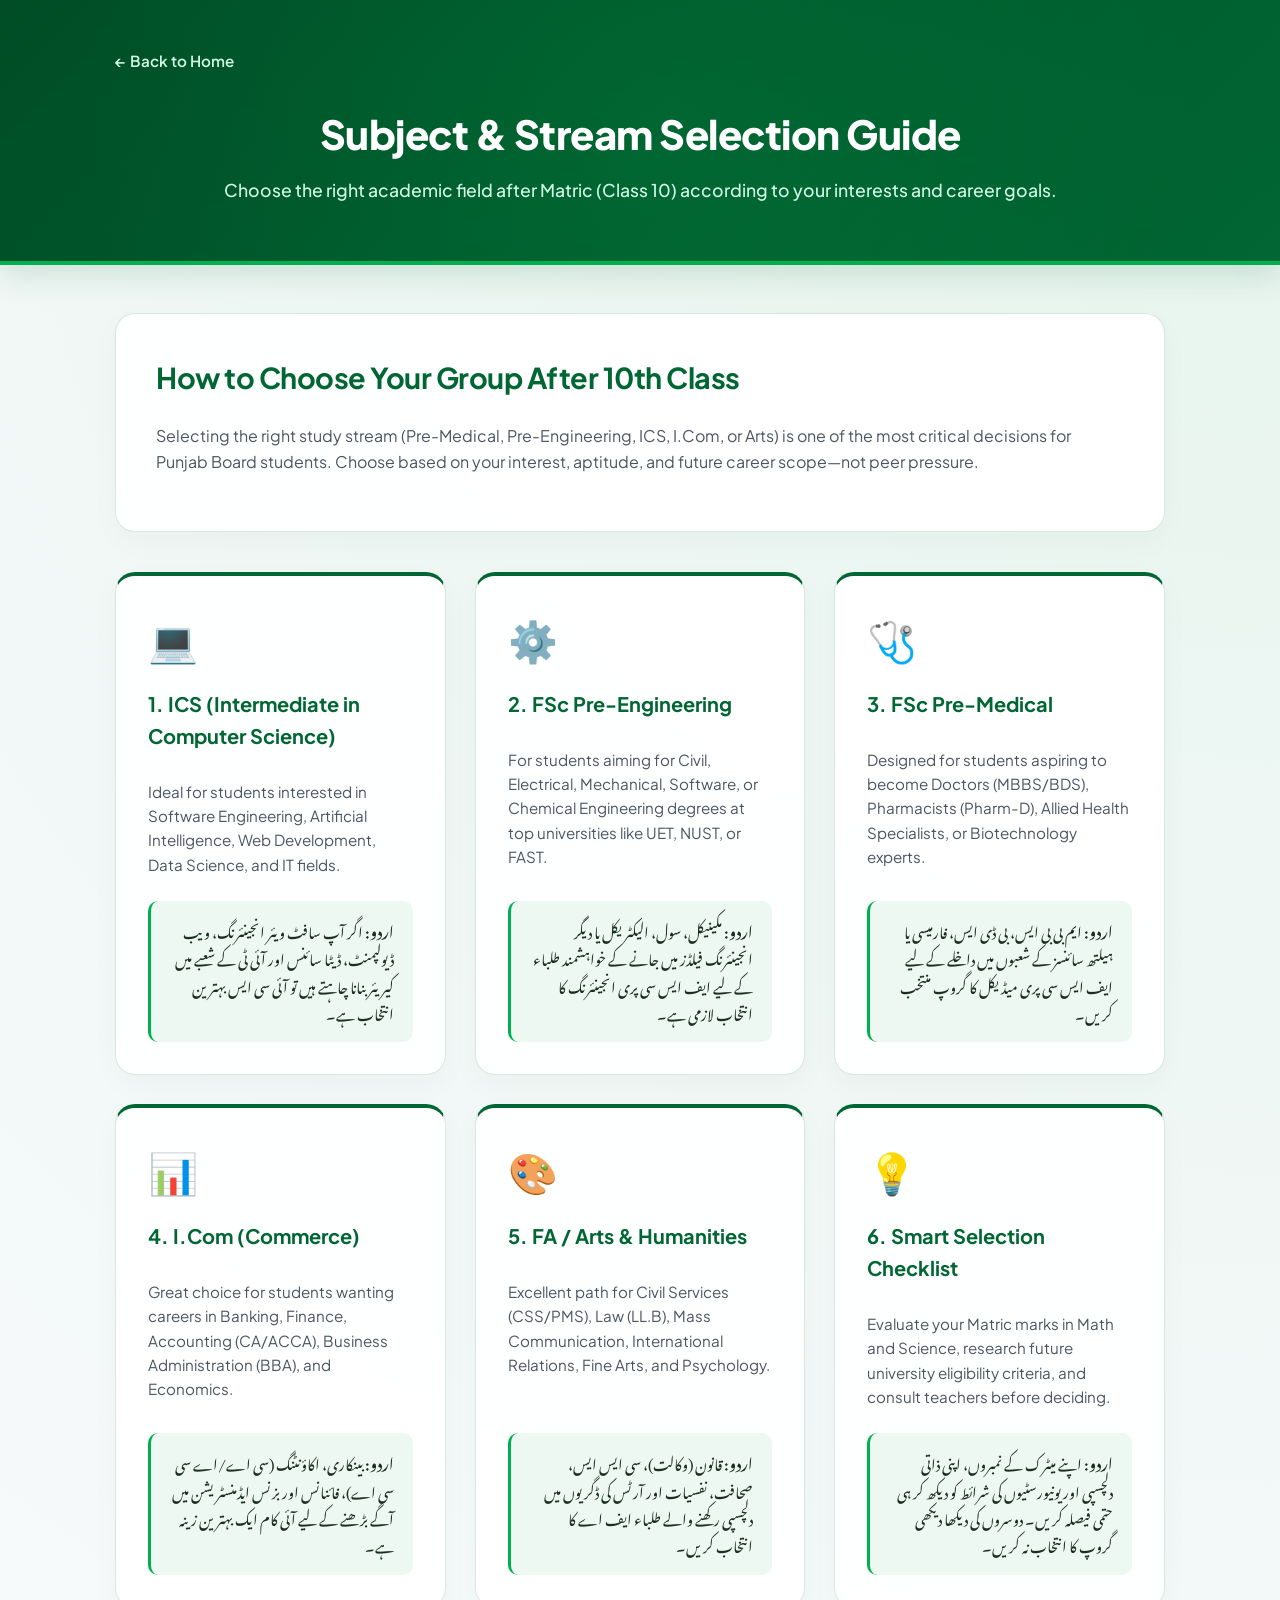
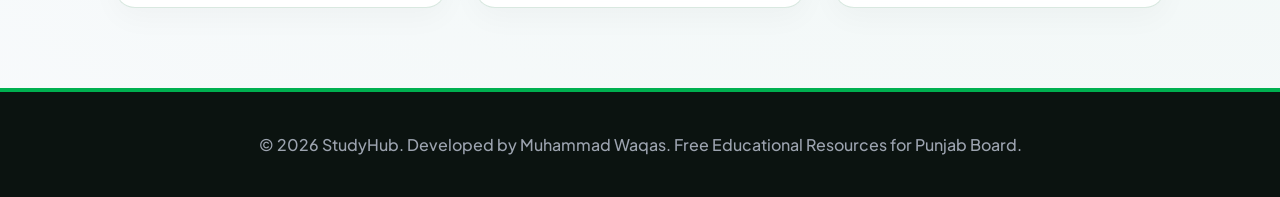
<file: subject.html>
<!DOCTYPE html>
<html lang="en">
<head>
    <meta charset="UTF-8">
    <meta name="viewport" content="width=device-width, initial-scale=1.0">
    <title>Subject & Stream Selection Guide | StudyHub</title>
    <link rel="stylesheet" href="subject.css">
    <link rel="icon" type="image/png" href="logo.jpg">
</head>
<body>

    <!-- Header / Banner -->
    <header>
        <div class="nav-bar">
            <a href="index.html" class="back-link">&larr; Back to Home</a>
        </div>
        <h1>Subject & Stream Selection Guide</h1>
        <p>Choose the right academic field after Matric (Class 10) according to your interests and career goals.</p>
    </header>

    <main>
        <!-- Introduction Section -->
        <section class="intro-box">
            <h2>How to Choose Your Group After 10th Class</h2>
            <p>Selecting the right study stream (Pre-Medical, Pre-Engineering, ICS, I.Com, or Arts) is one of the most critical decisions for Punjab Board students. Choose based on your interest, aptitude, and future career scope—not peer pressure.</p>
        </section>

        <!-- Stream Cards Grid -->
        <div class="tips-grid">

            <!-- Stream 1: ICS -->
            <article class="tip-card">
                <div class="tip-icon">💻</div>
                <h3>1. ICS (Intermediate in Computer Science)</h3>
                <p class="eng-text">Ideal for students interested in Software Engineering, Artificial Intelligence, Web Development, Data Science, and IT fields.</p>
                <div class="urdu-box">
                    <p class="urdu-text"><strong>اردو:</strong> اگر آپ سافٹ ویئر انجینئرنگ، ویب ڈیولپمنٹ، ڈیٹا سائنس اور آئی ٹی کے شعبے میں کیریئر بنانا چاہتے ہیں تو آئی سی ایس بہترین انتخاب ہے۔</p>
                </div>
            </article>

            <!-- Stream 2: Pre-Engineering -->
            <article class="tip-card">
                <div class="tip-icon">⚙️</div>
                <h3>2. FSc Pre-Engineering</h3>
                <p class="eng-text">For students aiming for Civil, Electrical, Mechanical, Software, or Chemical Engineering degrees at top universities like UET, NUST, or FAST.</p>
                <div class="urdu-box">
                    <p class="urdu-text"><strong>اردو:</strong> مکینیکل، سول، الیکٹریکل یا دیگر انجینئرنگ فیلڈز میں جانے کے خواہشمند طلباء کے لیے ایف ایس سی پری انجینئرنگ کا انتخاب لازمی ہے۔</p>
                </div>
            </article>

            <!-- Stream 3: Pre-Medical -->
            <article class="tip-card">
                <div class="tip-icon">🩺</div>
                <h3>3. FSc Pre-Medical</h3>
                <p class="eng-text">Designed for students aspiring to become Doctors (MBBS/BDS), Pharmacists (Pharm-D), Allied Health Specialists, or Biotechnology experts.</p>
                <div class="urdu-box">
                    <p class="urdu-text"><strong>اردو:</strong> ایم بی بی ایس، بی ڈی ایس، فارمیسی یا ہیلتھ سائنسز کے شعبوں میں داخلے کے لیے ایف ایس سی پری میڈیکل کا گروپ منتخب کریں۔</p>
                </div>
            </article>

            <!-- Stream 4: I.Com / Commerce -->
            <article class="tip-card">
                <div class="tip-icon">📊</div>
                <h3>4. I.Com (Commerce)</h3>
                <p class="eng-text">Great choice for students wanting careers in Banking, Finance, Accounting (CA/ACCA), Business Administration (BBA), and Economics.</p>
                <div class="urdu-box">
                    <p class="urdu-text"><strong>اردو:</strong> بینکاری، اکاؤنٹنگ (سی اے/اے سی سی اے)، فائنانس اور بزنس ایڈمنسٹریشن میں آگے بڑھنے کے لیے آئی کام ایک بہترین زینہ ہے۔</p>
                </div>
            </article>

            <!-- Stream 5: FA / Arts / Humanities -->
            <article class="tip-card">
                <div class="tip-icon">🎨</div>
                <h3>5. FA / Arts & Humanities</h3>
                <p class="eng-text">Excellent path for Civil Services (CSS/PMS), Law (LL.B), Mass Communication, International Relations, Fine Arts, and Psychology.</p>
                <div class="urdu-box">
                    <p class="urdu-text"><strong>اردو:</strong> قانون (وکالت)، سی ایس ایس، صحافت، نفسیات اور آرٹس کی ڈگریوں میں دلچسپی رکھنے والے طلباء ایف اے کا انتخاب کریں۔</p>
                </div>
            </article>

            <!-- Key Decision Factors -->
            <article class="tip-card">
                <div class="tip-icon">💡</div>
                <h3>6. Smart Selection Checklist</h3>
                <p class="eng-text">Evaluate your Matric marks in Math and Science, research future university eligibility criteria, and consult teachers before deciding.</p>
                <div class="urdu-box">
                    <p class="urdu-text"><strong>اردو:</strong> اپنے میٹرک کے نمبروں، اپنی ذاتی دلچسپی اور یونیورسٹیوں کی شرائط کو دیکھ کر ہی حتمی فیصلہ کریں۔ دوسروں کی دیکھا دیکھی گروپ کا انتخاب نہ کریں۔</p>
                </div>
            </article>

        </div>
    </main>

    <!-- Footer -->
    <footer>
        <p>&copy; 2026 StudyHub. Developed by Muhammad Waqas. Free Educational Resources for Punjab Board.</p>
    </footer>

</body>
</html>
</file>
<file: style.css>
/* ===== STUDYHUB | PAKISTAN GREEN THEME ===== */

@import url('https://fonts.googleapis.com/css2?family=Poppins:wght@400;500;600;700;800&display=swap');

:root {
    --green: #046a38;
    --dark-green: #014421;
    --bright-green: #119b50;
    --white: #ffffff;
    --bg: #f4faf6;
    --text: #26382d;
}

* {
    margin: 0;
    padding: 0;
    box-sizing: border-box;
}

html { scroll-behavior: smooth; }

body {
    font-family: 'Poppins', sans-serif;
    background: var(--bg);
    color: var(--text);
    line-height: 1.8;
    overflow-x: hidden;
}

header {
    text-align: center;
    padding: 65px 20px;
    color: white;
    background: linear-gradient(135deg, #013b20, #046a38, #119b50);
    background-size: 200% 200%;
    animation: greenFlow 8s ease infinite;
    border-bottom: 5px solid #ffffff;
}

header h1 {
    font-size: clamp(2.8rem, 7vw, 4.5rem);
    font-weight: 800;
    letter-spacing: 2px;
    animation: fadeDown 0.8s ease both;
}

header p {
    color: #e1f5e8;
    margin-top: 10px;
    animation: fadeUp 1s ease both;
}

hr {
    border: none;
    height: 1px;
    background: #d7e9dd;
}

main {
    width: min(1200px, 92%);
    margin: auto;
}

section {
    padding: 60px 0;
    animation: fadeUp 0.8s ease both;
}

section h2 {
    color: var(--dark-green);
    font-size: clamp(1.7rem, 4vw, 2.5rem);
    line-height: 1.4;
    margin-bottom: 12px;
}

section > p { color: #647568; }

main > section:first-child {
    text-align: center;
    padding: 75px 15px 45px;
}

main > section:first-child h2 {
    color: var(--green);
}

/* ===== LARGE CLASS BOXES ===== */

#classes ul {
    list-style: none;
    display: grid;
    grid-template-columns: repeat(2, minmax(0, 1fr));
    gap: 26px;
    margin-top: 35px;
}

#classes li {
    min-height: 235px;
    display: flex;
    background: white;
    border: 1px solid #dcebe0;
    border-radius: 18px;
    overflow: hidden;
    box-shadow: 0 8px 25px rgba(1, 68, 33, 0.07);
    transition: transform 0.35s ease,
                box-shadow 0.35s ease,
                border-color 0.35s ease;
    animation: fadeUp 0.7s ease both;
}

#classes li:nth-child(2) { animation-delay: .1s; }
#classes li:nth-child(3) { animation-delay: .2s; }
#classes li:nth-child(4) { animation-delay: .3s; }
#classes li:nth-child(5) { animation-delay: .4s; }

#classes li:hover {
    transform: translateY(-8px);
    border-color: var(--bright-green);
    box-shadow: 0 18px 38px rgba(4, 106, 56, 0.16);
}

#classes li a {
    width: 100%;
    padding: 30px;
    display: flex;
    flex-direction: column;
    justify-content: center;
    text-decoration: none;
    color: inherit;
    border-left: 6px solid var(--green);
    transition: background 0.3s ease;
}

#classes li:nth-child(even) a {
    border-left-color: var(--bright-green);
}

#classes li:hover a {
    background: #f5fcf7;
}

#classes li h3 {
    color: var(--dark-green);
    font-size: 1.45rem;
    line-height: 1.5;
    margin-bottom: 10px;
}

#classes li p {
    color: #647568;
    font-size: .95rem;
}

#classes li a::after {
    content: 'Explore Resources  →';
    color: var(--green);
    font-size: .9rem;
    font-weight: 700;
    margin-top: 17px;
    transition: transform .3s ease;
}

#classes li:hover a::after {
    transform: translateX(7px);
}

/* ===== EDUCATIONAL GUIDANCE ===== */

#guidance article {
    background: white;
    padding: 25px 28px;
    margin: 18px 0;
    border-radius: 14px;
    border-left: 5px solid var(--green);
    box-shadow: 0 5px 20px rgba(1, 68, 33, .05);
    transition: transform .3s, box-shadow .3s;
}

#guidance article:hover {
    transform: translateX(7px);
    box-shadow: 0 12px 28px rgba(4, 106, 56, .12);
}

#guidance h3 { color: var(--green); }

/* ===== BENEFITS ===== */

#benefits ul {
    list-style: none;
    display: grid;
    grid-template-columns: repeat(2, minmax(0, 1fr));
    gap: 18px;
    margin-top: 28px;
}

#benefits li {
    background: white;
    padding: 23px;
    border: 1px solid #dfebe2;
    border-radius: 14px;
    transition: transform .3s, border-color .3s;
}

#benefits li:hover {
    transform: translateY(-5px);
    border-color: var(--bright-green);
}

#benefits strong { color: var(--green); }

/* ===== FOOTER ===== */

footer {
    background: var(--dark-green);
    color: white;
    text-align: center;
    padding: 30px 15px;
    margin-top: 35px;
    border-top: 5px solid #e8f5eb;
    font-size: .9rem;
}

/* ===== ANIMATIONS ===== */

@keyframes fadeUp {
    from { opacity: 0; transform: translateY(24px); }
    to { opacity: 1; transform: translateY(0); }
}

@keyframes fadeDown {
    from { opacity: 0; transform: translateY(-24px); }
    to { opacity: 1; transform: translateY(0); }
}

@keyframes greenFlow {
    0%, 100% { background-position: 0% 50%; }
    50% { background-position: 100% 50%; }
}

/* ===== RESPONSIVE DESIGN ===== */

@media (max-width: 700px) {
    header { padding: 45px 18px; }

    section { padding: 42px 0; }

    #classes ul,
    #benefits ul {
        grid-template-columns: 1fr;
    }

    #classes li { min-height: 210px; }

    #classes li a { padding: 24px; }

    #classes li h3 { font-size: 1.3rem; }

    #guidance article { padding: 22px; }
}

/* ===== REDUCE MOTION ===== */

@media (prefers-reduced-motion: reduce) {
    *, *::before, *::after {
        animation-duration: 0.01ms !important;
        animation-iteration-count: 1 !important;
        transition-duration: 0.01ms !important;
    }
}
#guidance article a {
    text-decoration: none;
    color: inherit;
    display: block;
}

#guidance article {
    cursor: pointer;
}

/* =====================================
   STUDYHUB — LIGHT FUTURISTIC MODAL
   Emerald • Glass • Premium UI
===================================== */

.modern-modal-overlay {
    position: fixed;
    inset: 0;
    z-index: 99999;
    display: flex;
    align-items: center;
    justify-content: center;
    padding: 20px;
    background: rgba(8, 40, 25, 0.48);
    backdrop-filter: blur(9px);
    -webkit-backdrop-filter: blur(9px);
    animation: fadeIn 0.35s ease;
}

/* Main glass card */
.modern-modal-card {
    position: relative;
    width: 100%;
    max-width: 540px;
    padding: 40px 32px 30px;
    overflow: hidden;
    text-align: center;
    color: #173c2b;
    background: rgba(255, 255, 255, 0.96);
    border: 1px solid #d1f3df;
    border-radius: 25px;
    box-shadow: 0 25px 70px #003b201f;
    animation: cardEnter 0.55s ease both;
}

/* Soft emerald decoration */
.modern-modal-card .modal-glow {
    position: absolute;
    top: -100px;
    left: 50%;
    width: 260px;
    height: 180px;
    transform: translateX(-50%);
    background: #00c87820;
    filter: blur(55px);
    border-radius: 50%;
    pointer-events: none;
}

/* Subtle corner accents */
.modern-modal-card::before,
.modern-modal-card::after {
    content: "";
    position: absolute;
    width: 55px;
    height: 4px;
    border-radius: 10px;
    background: linear-gradient(90deg, #008b50, #6de6a7);
}

.modern-modal-card::before {
    top: 0;
    left: 30px;
}

.modern-modal-card::after {
    right: 30px;
    bottom: 0;
}

/* Board badge */
.modal-badge-wrapper {
    position: relative;
    margin-bottom: 24px;
}

.modern-badge {
    display: inline-flex;
    align-items: center;
    gap: 9px;
    padding: 9px 15px;
    color: #087443;
    background: #e9fbf0;
    border: 1px solid #c8efd8;
    border-radius: 50px;
    font-size: 11px;
    font-weight: 800;
    letter-spacing: 1.5px;
    text-transform: uppercase;
}

.pulse-dot {
    width: 8px;
    height: 8px;
    flex-shrink: 0;
    background: #00a95c;
    border-radius: 50%;
    box-shadow: 0 0 0 4px #00a95c20;
    animation: pulse 1.8s infinite;
}

/* Heading */
.modern-modal-card h2 {
    position: relative;
    margin: 0 0 14px;
    color: #075b36;
    font-size: clamp(29px, 5vw, 41px);
    font-weight: 900;
    line-height: 1.2;
    letter-spacing: -1px;
}

.modal-subtitle {
    max-width: 420px;
    margin: 0 auto 26px;
    color: #607568;
    font-size: 14px;
    line-height: 1.8;
}

/* Developer panel */
.modern-developer-box {
    position: relative;
    margin: 24px 0;
    padding: 22px 15px;
    background: linear-gradient(135deg, #f0fff5, #ffffff);
    border: 1px solid #d8f1e1;
    border-radius: 17px;
    transition: transform 0.3s ease,
                box-shadow 0.3s ease,
                border-color 0.3s ease;
}

.modern-developer-box:hover {
    transform: translateY(-3px);
    border-color: #80dba8;
    box-shadow: 0 12px 30px #08744312;
}

.dev-label {
    display: block;
    margin-bottom: 10px;
    color: #71877a;
    font-size: 10px;
    font-weight: 800;
    letter-spacing: 2px;
    text-transform: uppercase;
}

.dev-name {
    margin: 0;
    color: #087443;
    font-size: clamp(23px, 4vw, 30px);
    font-weight: 900;
    letter-spacing: -0.5px;
}

.dev-underline {
    width: 55px;
    height: 3px;
    margin: 13px auto 0;
    background: linear-gradient(90deg, #00a95c, #91e9b6);
    border-radius: 5px;
    transition: width 0.3s ease;
}

.modern-developer-box:hover .dev-underline {
    width: 100px;
}

/* Premium button */
.modern-cta-btn {
    position: relative;
    display: inline-flex;
    align-items: center;
    justify-content: center;
    gap: 12px;
    width: 100%;
    min-height: 54px;
    padding: 15px 20px;
    overflow: hidden;
    color: #fff;
    background: linear-gradient(110deg, #087443, #0aa961);
    border: 1px solid #087443;
    border-radius: 13px;
    font: inherit;
    font-size: 13px;
    font-weight: 800;
    cursor: pointer;
    box-shadow: 0 7px 20px #08744325;
    transition: transform 0.25s ease,
                box-shadow 0.25s ease,
                background 0.25s ease;
}

.modern-cta-btn:hover {
    transform: translateY(-2px);
    background: linear-gradient(110deg, #065d35, #078d50);
    box-shadow: 0 12px 28px #08744335;
}

.modern-cta-btn:active {
    transform: scale(0.98);
}

.modern-cta-btn:focus-visible {
    outline: 3px solid #65d99b;
    outline-offset: 4px;
}

/* Animations */
@keyframes fadeIn {
    from { opacity: 0; }
    to { opacity: 1; }
}

@keyframes cardEnter {
    from {
        opacity: 0;
        transform: translateY(18px) scale(0.97);
    }
    to {
        opacity: 1;
        transform: translateY(0) scale(1);
    }
}

@keyframes pulse {
    50% {
        box-shadow: 0 0 0 7px #00a95c08;
    }
}

/* Mobile responsive */
@media (max-width: 480px) {
    .modern-modal-overlay {
        padding: 14px;
    }

    .modern-modal-card {
        padding: 36px 21px 24px;
        border-radius: 21px;
    }

    .modal-subtitle {
        font-size: 13px;
    }

    .modern-badge {
        font-size: 9px;
        letter-spacing: 1px;
    }

    .modern-cta-btn {
        font-size: 12px;
    }
}

/* Accessibility */
@media (prefers-reduced-motion: reduce) {
    .modern-modal-overlay,
    .modern-modal-card,
    .modern-modal-card *,
    .pulse-dot {
        animation: none !important;
        transition: none !important;
    }
}
</file>
<file: attempt.css>
@import url('https://fonts.googleapis.com/css2?family=Plus+Jakarta+Sans:wght@400;500;600;700;800&family=Noto+Nastaliq+Urdu:wght@400;700&display=swap');

:root {
    --green: #006633;
    --green-accent: #00a859;
    --neon-glow: rgba(0, 168, 89, 0.2);
    --light-bg: #f4fbf7;
    --white: #ffffff;
    --text: #111827;
    --gray: #4b5563;
    --border-color: rgba(0, 102, 51, 0.12);
    --transition: all 0.35s cubic-bezier(0.16, 1, 0.3, 1);
}

html {
    scroll-behavior: smooth;
}

body {
    font-family: 'Plus Jakarta Sans', sans-serif;
    background: radial-gradient(circle at top right, #e6f4ed, #f8fafc);
    color: var(--text);
    margin: 0;
    line-height: 1.6;
    min-height: 100vh;
}

/* Header & Navigation */
header {
    background: linear-gradient(135deg, var(--green), #004d26);
    color: var(--white);
    padding: 3rem 1rem 3.5rem;
    text-align: center;
    border-bottom: 5px solid var(--green-accent);
    box-shadow: 0 10px 30px rgba(0, 102, 51, 0.15);
    position: relative;
    overflow: hidden;
}

.nav-bar {
    max-width: 1050px;
    margin: 0 auto 1.8rem;
    text-align: left;
    position: relative;
    z-index: 2;
}

.back-link {
    color: #d1fae5;
    text-decoration: none;
    font-weight: 600;
    font-size: 0.95rem;
    display: inline-flex;
    align-items: center;
    gap: 6px;
    transition: var(--transition);
}

.back-link:hover {
    color: var(--white);
    transform: translateX(-3px);
}

header h1 {
    margin: 0 0 10px;
    font-size: 2.5rem;
    font-weight: 800;
    letter-spacing: -0.5px;
    position: relative;
    z-index: 2;
}

header p {
    margin: 0;
    color: #d1fae5;
    font-size: 1.1rem;
    font-weight: 500;
    position: relative;
    z-index: 2;
}

/* Main Container & Sections */
main {
    max-width: 1050px;
    margin: 3rem auto;
    padding: 0 1.2rem;
}

section, .intro-box, .tip-card, .resource-card, .subject-card {
    background: var(--white);
    border: 1px solid var(--border-color);
    border-radius: 20px;
    box-shadow: 0 10px 30px rgba(0, 0, 0, 0.03);
    transition: var(--transition);
}

section {
    padding: 2.5rem;
    margin-bottom: 2.5rem;
}

section:hover {
    box-shadow: 0 15px 40px var(--neon-glow);
}

h2 {
    color: var(--green);
    margin-top: 0;
    font-size: 1.8rem;
    font-weight: 700;
    letter-spacing: -0.5px;
}

p {
    color: var(--gray);
}

/* Grids */
.subject-grid, .resource-grid, .tips-grid {
    display: grid;
    grid-template-columns: repeat(auto-fit, minmax(240px, 1fr));
    gap: 1.8rem;
    margin-top: 1.8rem;
}

/* Subject & Resource Cards */
.subject-card, .resource-card, .tip-card {
    background: var(--light-bg);
    border-top: 4px solid var(--green);
    padding: 1.8rem;
    display: flex;
    flex-direction: column;
    justify-content: space-between;
    text-decoration: none;
}

.subject-card:hover, .resource-card:hover, .tip-card:hover {
    transform: translateY(-5px);
    background: var(--white);
    border-color: var(--green-accent);
    box-shadow: 0 15px 35px var(--neon-glow);
}

.subject-card .icon, .tip-icon {
    font-size: 2.2rem;
    display: block;
    margin-bottom: 0.8rem;
}

.subject-card h3, .resource-card h3, .tip-card h3 {
    margin: 0 0 6px;
    color: var(--green);
    font-size: 1.2rem;
    font-weight: 700;
}

.subject-card p, .resource-card p, .eng-text {
    margin: 0 0 1.2rem;
    color: var(--gray);
    font-size: 0.9rem;
}

/* Badges */
.badge {
    display: inline-block;
    padding: 4px 10px;
    font-size: 0.75rem;
    font-weight: 700;
    border-radius: 20px;
    margin-bottom: 0.8rem;
    width: fit-content;
}

.badge.pdf { background: #dbeafe; color: #1e40af; }
.badge.past-paper { background: #d1fae5; color: #065f46; }
.badge.guess { background: #fef3c7; color: #92400e; }
.badge.notes { background: #fce7f3; color: #9d174d; }

/* Action Buttons (Dual View/Download) */
.card-actions {
    display: flex;
    gap: 0.6rem;
    margin-top: auto;
}

.btn-view {
    flex: 1;
    background: transparent;
    color: var(--green);
    border: 2px solid var(--green);
    text-align: center;
    padding: 0.6rem 0.5rem;
    border-radius: 10px;
    text-decoration: none;
    font-weight: 600;
    font-size: 0.85rem;
    transition: var(--transition);
}

.btn-view:hover {
    background: var(--light-bg);
}

.btn-download {
    flex: 1;
    background: var(--green);
    color: var(--white);
    border: 2px solid var(--green);
    text-align: center;
    padding: 0.6rem 0.5rem;
    border-radius: 10px;
    text-decoration: none;
    font-weight: 600;
    font-size: 0.85rem;
    transition: var(--transition);
}

.btn-download:hover {
    background: var(--green-accent);
    border-color: var(--green-accent);
    box-shadow: 0 4px 12px var(--neon-glow);
}

/* Urdu Box Styling for Guidance Pages */
.urdu-box {
    background: var(--white);
    border-left: 3.5px solid var(--green-accent);
    padding: 0.9rem 1rem;
    border-radius: 8px;
    margin-top: auto;
    border: 1px solid rgba(0, 102, 51, 0.08);
}

.urdu-text {
    font-family: 'Noto Nastaliq Urdu', serif;
    direction: rtl;
    text-align: right;
    font-size: 0.88rem;
    color: #1f2937;
    margin: 0;
    line-height: 1.9;
}

/* Guidance Link Wrapper */
.guidance-link {
    text-decoration: none;
    color: inherit;
    display: block;
    width: 100%;
}

.guidance-link:hover h3 {
    color: var(--green-accent);
}

/* Footer */
footer {
    background: #0b1310;
    color: var(--white);
    text-align: center;
    padding: 2.5rem 1rem;
    margin-top: 4rem;
    border-top: 4px solid var(--green-accent);
}

footer p {
    margin: 0;
    color: #9ca3af;
    font-weight: 500;
}
</file>
<file: career.css>
/* ==========================================
   STUDYHUB — CAREER COUNSELLING
   Premium Emerald UI | Responsive Design
========================================== */

@import url('https://fonts.googleapis.com/css2?family=Poppins:wght@400;500;600;700;800&family=Noto+Nastaliq+Urdu&display=swap');

:root {
    --green: #087443;
    --dark: #064e32;
    --accent: #14a765;
    --light: #eaf8ef;
    --text: #19372a;
    --muted: #687d70;
    --white: #ffffff;
}

* {
    margin: 0;
    padding: 0;
    box-sizing: border-box;
}

html {
    scroll-behavior: smooth;
}

body {
    font-family: 'Poppins', sans-serif;
    color: var(--text);
    background:
        radial-gradient(circle at 5% 15%, #d9f5e3 0, transparent 28%),
        radial-gradient(circle at 95% 60%, #e3f6e9 0, transparent 28%),
        #f7fcf8;
    min-height: 100vh;
}

/* HEADER */

header {
    position: relative;
    isolation: isolate;
    overflow: hidden;
    padding: 25px 7% 75px;
    color: white;
    text-align: center;
    background: linear-gradient(125deg, #043d27, #087443, #12a766);
    background-size: 200% 200%;
    animation: headerFlow 12s ease infinite;
    border-bottom: 5px solid #c9f3d8;
}

header::before,
header::after {
    content: "";
    position: absolute;
    z-index: -1;
    border: 1px solid #ffffff25;
    border-radius: 50%;
    pointer-events: none;
}

header::before {
    width: 320px;
    height: 320px;
    top: -200px;
    right: -70px;
    box-shadow: 0 0 0 35px #ffffff08,
                0 0 0 70px #ffffff05;
}

header::after {
    width: 220px;
    height: 220px;
    bottom: -170px;
    left: -65px;
    box-shadow: 0 0 0 30px #ffffff08;
}

.nav-bar {
    position: relative;
    display: flex;
    justify-content: flex-start;
}

.back-link {
    display: inline-flex;
    align-items: center;
    gap: 8px;
    padding: 10px 17px;
    color: white;
    text-decoration: none;
    font-size: 13px;
    font-weight: 600;
    background: #ffffff15;
    border: 1px solid #ffffff55;
    border-radius: 50px;
    transition: 0.3s ease;
}

.back-link:hover {
    color: var(--dark);
    background: white;
    transform: translateX(-4px);
}

header h1 {
    max-width: 1000px;
    margin: 42px auto 17px;
    font-size: clamp(30px, 5vw, 49px);
    font-weight: 800;
    line-height: 1.25;
    letter-spacing: -1.2px;
    animation: riseIn 0.7s ease both;
}

header > p {
    max-width: 760px;
    margin: auto;
    color: #e0f8e9;
    font-size: 14px;
    line-height: 1.9;
    animation: riseIn 0.9s ease both;
}

/* MAIN CONTENT */

main {
    width: min(1180px, 91%);
    margin: auto;
    padding: 65px 0 75px;
}

/* INTRODUCTION */

.intro-box {
    position: relative;
    margin-bottom: 48px;
    padding: 35px 38px;
    overflow: hidden;
    background: linear-gradient(125deg, #ffffff, #f0fbf4);
    border: 1px solid #d5efdf;
    border-left: 5px solid var(--accent);
    border-radius: 20px;
    box-shadow: 0 12px 35px #064e3209;
    animation: riseIn 0.7s ease both;
}

.intro-box::after {
    content: "GUIDANCE";
    position: absolute;
    right: 20px;
    bottom: 8px;
    color: #08744308;
    font-size: clamp(32px, 6vw, 65px);
    font-weight: 800;
    letter-spacing: 3px;
    pointer-events: none;
}

.intro-box h2 {
    position: relative;
    z-index: 1;
    margin-bottom: 15px;
    color: var(--dark);
    font-size: clamp(22px, 3vw, 30px);
    font-weight: 800;
    line-height: 1.4;
}

.intro-box p {
    position: relative;
    z-index: 1;
    max-width: 950px;
    color: var(--muted);
    font-size: 14px;
    line-height: 2;
}

/* CAREER CARDS GRID */

.tips-grid {
    display: grid;
    grid-template-columns: repeat(3, minmax(0, 1fr));
    gap: 25px;
}

/* INDIVIDUAL CARDS */

.tip-card {
    position: relative;
    padding: 30px 25px;
    overflow: hidden;
    background: rgba(255, 255, 255, 0.94);
    border: 1px solid #dfefe4;
    border-radius: 22px;
    box-shadow: 0 8px 28px #064e3208;
    transition:
        transform 0.35s ease,
        border-color 0.35s ease,
        box-shadow 0.35s ease;
    animation: riseIn 0.7s ease both;
}

.tip-card::before {
    content: "";
    position: absolute;
    top: 0;
    left: 0;
    width: 100%;
    height: 4px;
    background: linear-gradient(90deg, #087443, #65dfa0, #c5f4d6);
    transform: scaleX(0.15);
    transform-origin: left;
    transition: transform 0.35s ease;
}

.tip-card:hover::before {
    transform: scaleX(1);
}

.tip-card:hover {
    transform: translateY(-7px);
    border-color: #a9dfbd;
    box-shadow: 0 20px 45px #08744313;
}

/* CAREER ICON */

.tip-icon {
    display: grid;
    place-items: center;
    width: 65px;
    height: 65px;
    margin-bottom: 22px;
    font-size: 30px;
    background: linear-gradient(135deg, #e7f9ed, #f7fff9);
    border: 1px solid #d5efdf;
    border-radius: 19px;
    box-shadow: 0 6px 18px #0874430a;
    transition: transform 0.35s ease;
}

.tip-card:hover .tip-icon {
    transform: translateY(-3px) rotate(-5deg) scale(1.06);
}

/* CARD HEADING */

.tip-card h3 {
    margin-bottom: 15px;
    color: var(--dark);
    font-size: 17px;
    font-weight: 700;
    line-height: 1.65;
}

/* ENGLISH DESCRIPTION */

.eng-text {
    margin-bottom: 22px;
    color: #64776b;
    font-size: 13px;
    line-height: 1.95;
}

/* URDU GUIDANCE BOX */

.urdu-box {
    padding: 17px 16px;
    background: linear-gradient(135deg, #effaf2, #f9fefa);
    border: 1px solid #d9eee0;
    border-radius: 14px;
    transition: background 0.3s ease;
}

.tip-card:hover .urdu-box {
    background: #e8f8ee;
}

.urdu-text {
    color: #245a3d;
    font-family: 'Noto Nastaliq Urdu', serif;
    font-size: 14px;
    line-height: 2.4;
    text-align: right;
    direction: rtl;
}

.urdu-text strong {
    color: #087443;
    font-family: 'Poppins', sans-serif;
    font-size: 12px;
}

/* FOOTER */

footer {
    padding: 28px 18px;
    color: #e1f7e9;
    text-align: center;
    background: linear-gradient(110deg, #043d27, #087443);
    border-top: 4px solid #18a866;
}

footer p {
    font-size: 12px;
    line-height: 1.9;
}

/* ANIMATIONS */

@keyframes riseIn {
    from {
        opacity: 0;
        transform: translateY(20px);
    }
    to {
        opacity: 1;
        transform: translateY(0);
    }
}

@keyframes headerFlow {
    0%, 100% { background-position: 0% 50%; }
    50% { background-position: 100% 50%; }
}

/* TABLETS */

@media (max-width: 950px) {
    .tips-grid {
        grid-template-columns: repeat(2, minmax(0, 1fr));
        gap: 20px;
    }

    main {
        padding-top: 45px;
    }
}

/* MOBILE */

@media (max-width: 580px) {
    header {
        padding: 20px 5% 45px;
    }

    header h1 {
        margin-top: 32px;
        font-size: 29px;
        letter-spacing: -0.5px;
    }

    header > p {
        font-size: 13px;
    }

    main {
        width: 92%;
        padding: 35px 0 45px;
    }

    .intro-box {
        padding: 25px 21px;
        margin-bottom: 32px;
    }

    .intro-box p {
        font-size: 13px;
    }

    .tips-grid {
        grid-template-columns: 1fr;
        gap: 18px;
    }

    .tip-card {
        padding: 25px 22px;
        border-radius: 18px;
    }

    .tip-card h3 {
        font-size: 16px;
    }

    .eng-text {
        font-size: 13px;
    }

    .urdu-text {
        font-size: 13px;
    }
}

/* ACCESSIBILITY */

.back-link:focus-visible {
    outline: 3px solid #8ceab1;
    outline-offset: 4px;
}

@media (prefers-reduced-motion: reduce) {
    *,
    *::before,
    *::after {
        animation: none !important;
        transition: none !important;
        scroll-behavior: auto !important;
    }
}
</file>
<file: style10.css>
@import url('https://fonts.googleapis.com/css2?family=Plus+Jakarta+Sans:wght@400;500;600;700;800&display=swap');

:root {
    --green: #006633;
    --green-accent: #00a859;
    --light-bg: #f4fbf7;
    --white: #ffffff;
    --text: #111827;
    --gray: #4b5563;
    --transition: all 0.3s cubic-bezier(0.4, 0, 0.2, 1);
}

@keyframes fadeInUp {
    from {
        opacity: 0;
        transform: translateY(12px);
    }
    to {
        opacity: 1;
        transform: translateY(0);
    }
}

body {
    font-family: 'Plus Jakarta Sans', sans-serif;
    background: #f8fafc;
    color: var(--text);
    margin: 0;
    line-height: 1.6;
    animation: fadeInUp 0.5s ease-out;
}

header {
    background: linear-gradient(135deg, var(--green), #004d26);
    color: var(--white);
    padding: 2.5rem 1rem 3rem;
    text-align: center;
    border-bottom: 5px solid var(--green-accent);
}

.nav-bar {
    max-width: 1050px;
    margin: 0 auto 1.5rem;
    text-align: left;
}

.back-link {
    color: #d1fae5;
    text-decoration: none;
    font-weight: 600;
    font-size: 0.95rem;
    transition: var(--transition);
}

.back-link:hover {
    color: var(--white);
    text-decoration: underline;
}

header h1 {
    margin: 0 0 8px;
    font-size: 2.3rem;
    font-weight: 800;
}

header p {
    margin: 0;
    color: #d1fae5;
    font-size: 1.05rem;
}

main {
    max-width: 1050px;
    margin: 2.5rem auto;
    padding: 0 1.2rem;
}

section {
    background: var(--white);
    padding: 2.2rem;
    margin-bottom: 2rem;
    border-radius: 16px;
    box-shadow: 0 4px 25px rgba(0, 0, 0, 0.03);
    border: 1px solid rgba(0, 102, 51, 0.08);
}

h2 {
    color: var(--green);
    margin-top: 0;
    font-size: 1.7rem;
    font-weight: 700;
}

/* Subject Grid */
.subject-grid {
    display: grid;
    grid-template-columns: repeat(auto-fit, minmax(150px, 1fr));
    gap: 1.2rem;
    margin-top: 1.5rem;
}

.subject-card {
    background: var(--light-bg);
    border: 2px solid #e2e8f0;
    border-radius: 12px;
    padding: 1.2rem 1rem;
    text-align: center;
    text-decoration: none;
    transition: var(--transition);
}

.subject-card:hover {
    transform: translateY(-5px);
    border-color: var(--green);
    background: var(--white);
    box-shadow: 0 10px 20px rgba(0, 102, 51, 0.1);
}

.subject-card .icon {
    font-size: 2rem;
    display: block;
    margin-bottom: 0.5rem;
}

.subject-card h3 {
    margin: 0 0 4px;
    color: var(--green);
    font-size: 1.1rem;
    font-weight: 700;
}

.subject-card p {
    margin: 0;
    color: var(--gray);
    font-size: 0.82rem;
}

/* Resource Cards inside Subject Sections */
.resource-grid {
    display: grid;
    grid-template-columns: repeat(auto-fit, minmax(220px, 1fr));
    gap: 1.2rem;
    margin-top: 1.5rem;
}

.resource-card {
    background: var(--light-bg);
    border: 1px solid #e2e8f0;
    border-top: 4px solid var(--green);
    border-radius: 10px;
    padding: 1.4rem;
    display: flex;
    flex-direction: column;
    justify-content: space-between;
    transition: var(--transition);
}

.resource-card:hover {
    transform: translateY(-4px);
    background: var(--white);
    box-shadow: 0 8px 20px rgba(0, 102, 51, 0.08);
}

/* Badges for PDF, Past Paper, Guess Paper */
.badge {
    display: inline-block;
    padding: 4px 10px;
    font-size: 0.75rem;
    font-weight: 700;
    border-radius: 20px;
    margin-bottom: 0.8rem;
    width: fit-content;
}

.badge.pdf { background: #dbeafe; color: #1e40af; }
.badge.past-paper { background: #d1fae5; color: #065f46; }
.badge.guess { background: #fef3c7; color: #92400e; }
.badge.notes { background: #fce7f3; color: #9d174d; }

.resource-card h3 {
    margin: 0 0 6px;
    font-size: 1.2rem;
    color: var(--text);
    font-weight: 700;
}

.resource-card p {
    margin: 0 0 1.2rem;
    color: var(--gray);
    font-size: 0.88rem;
}

.btn-download {
    background: var(--green);
    color: var(--white);
    text-align: center;
    padding: 0.6rem 1rem;
    border-radius: 8px;
    text-decoration: none;
    font-weight: 600;
    font-size: 0.9rem;
    transition: var(--transition);
}

.btn-download:hover {
    background: var(--green-accent);
}

footer {
    background: var(--green);
    color: var(--white);
    text-align: center;
    padding: 2rem 1rem;
    margin-top: 4rem;
    border-top: 4px solid var(--green-accent);
}

footer p {
    margin: 0;
    color: #d1fae5;
}
</file>
<file: examprep.css>
@import url('https://fonts.googleapis.com/css2?family=Plus+Jakarta+Sans:wght@400;500;600;700;800&family=Noto+Nastaliq+Urdu:wght@400;700&display=swap');

:root {
    --green: #006633;
    --green-accent: #00a859;
    --light-bg: #f4fbf7;
    --white: #ffffff;
    --text: #111827;
    --gray: #4b5563;
    --transition: all 0.3s cubic-bezier(0.4, 0, 0.2, 1);
}

body {
    font-family: 'Plus Jakarta Sans', sans-serif;
    background: #f8fafc;
    color: var(--text);
    margin: 0;
    line-height: 1.6;
}

/* Header */
header {
    background: linear-gradient(135deg, var(--green), #004d26);
    color: var(--white);
    padding: 2.5rem 1rem 3rem;
    text-align: center;
    border-bottom: 5px solid var(--green-accent);
}

.nav-bar {
    max-width: 1050px;
    margin: 0 auto 1.5rem;
    text-align: left;
}

.back-link {
    color: #d1fae5;
    text-decoration: none;
    font-weight: 600;
    font-size: 0.95rem;
    transition: var(--transition);
}

.back-link:hover {
    color: var(--white);
    text-decoration: underline;
}

header h1 {
    margin: 0 0 8px;
    font-size: 2.3rem;
    font-weight: 800;
}

header p {
    margin: 0;
    color: #d1fae5;
    font-size: 1.05rem;
}

/* Main Container */
main {
    max-width: 1050px;
    margin: 2.5rem auto;
    padding: 0 1.2rem;
}

/* Introduction Box */
.intro-box {
    background: var(--white);
    padding: 2rem;
    border-radius: 16px;
    margin-bottom: 2.5rem;
    box-shadow: 0 4px 20px rgba(0, 0, 0, 0.03);
    border: 1px solid rgba(0, 102, 51, 0.08);
    text-align: center;
}

.intro-box h2 {
    color: var(--green);
    margin-top: 0;
    font-size: 1.8rem;
}

.intro-box p {
    color: var(--gray);
    max-width: 800px;
    margin: 0 auto;
}

/* Tips Grid */
.tips-grid {
    display: grid;
    grid-template-columns: repeat(auto-fit, minmax(320px, 1fr));
    gap: 1.8rem;
}

.tip-card {
    background: var(--white);
    border: 1px solid #e2e8f0;
    border-top: 4px solid var(--green);
    border-radius: 14px;
    padding: 1.8rem;
    display: flex;
    flex-direction: column;
    justify-content: space-between;
    transition: var(--transition);
    box-shadow: 0 4px 15px rgba(0, 0, 0, 0.02);
}

.tip-card:hover {
    transform: translateY(-5px);
    box-shadow: 0 10px 25px rgba(0, 102, 51, 0.08);
    border-color: var(--green);
}

.tip-icon {
    font-size: 2.2rem;
    margin-bottom: 0.8rem;
}

.tip-card h3 {
    color: var(--green);
    font-size: 1.25rem;
    margin: 0 0 0.6rem;
    font-weight: 700;
}

.eng-text {
    color: var(--gray);
    font-size: 0.92rem;
    margin-bottom: 1.2rem;
}

/* Urdu Box Styling */
.urdu-box {
    background: var(--light-bg);
    border-left: 3px solid var(--green-accent);
    padding: 0.8rem 1rem;
    border-radius: 8px;
    margin-top: auto;
}

.urdu-text {
    font-family: 'Noto Nastaliq Urdu', serif;
    direction: rtl;
    text-align: right;
    font-size: 0.88rem;
    color: #1f2937;
    margin: 0;
    line-height: 1.8;
}

/* Footer */
footer {
    background: var(--green);
    color: var(--white);
    text-align: center;
    padding: 2rem 1rem;
    margin-top: 4rem;
    border-top: 4px solid var(--green-accent);
}

footer p {
    margin: 0;
    color: #d1fae5;
}

/* Professional Exam Preparation Video */
.video-card {
    background: #ffffff;
    border: 1px solid #dce6e2;
    border-top: 4px solid #006b3c;
    border-radius: 16px;
    padding: 20px;
    min-width: 0;
    width: 100%;
    box-sizing: border-box;
    overflow: hidden;
    box-shadow: 0 5px 18px rgba(0, 60, 35, 0.06);
    transition: transform 0.3s ease, box-shadow 0.3s ease;
}

.video-card:hover {
    transform: translateY(-4px);
    box-shadow: 0 10px 25px rgba(0, 60, 35, 0.12);
}

.video-heading {
    display: flex;
    align-items: center;
    gap: 12px;
    margin-bottom: 18px;
}

.video-icon {
    display: flex;
    align-items: center;
    justify-content: center;
    flex-shrink: 0;
    width: 42px;
    height: 42px;
    background: #e8f5ed;
    color: #006b3c;
    border-radius: 12px;
    font-size: 18px;
}

.video-heading h3 {
    margin: 0 0 5px;
    color: #006b3c;
    font-size: 19px;
    line-height: 1.4;
}

.video-heading p {
    margin: 0;
    color: #64748b;
    font-size: 14px;
    line-height: 1.6;
}

.video-wrapper {
    position: relative;
    width: 100%;
    aspect-ratio: 16 / 9;
    overflow: hidden;
    border-radius: 12px;
    background: #101820;
}

.video-wrapper iframe {
    position: absolute;
    inset: 0;
    width: 100%;
    height: 100%;
    border: 0;
}

.video-caption {
    margin: 14px 0 0;
    color: #64748b;
    font-size: 14px;
    line-height: 1.7;
}

@media (max-width: 600px) {
    .video-card {
        padding: 14px;
    }

    .video-heading h3 {
        font-size: 17px;
    }
}

/* Make video span all 3 columns */
.video-card.video-wide {
    grid-column: 1 / -1;
    width: 100%;
    min-width: 0;
    box-sizing: border-box;
}

/* Responsive video */
.video-card.video-wide .video-wrapper {
    width: 100%;
    aspect-ratio: 16 / 9;
}

/* Mobile: full available width */
@media (max-width: 600px) {
    .video-card.video-wide {
        grid-column: 1 / -1;
    }
}
</file>
<file: subject.css>
@import url('https://fonts.googleapis.com/css2?family=Plus+Jakarta+Sans:wght@400;500;600;700;800&family=Noto+Nastaliq+Urdu:wght@400;700&display=swap');

:root {
    --primary-green: #006633;
    --accent-green: #00b050;
    --neon-glow: rgba(0, 176, 80, 0.25);
    --bg-dark: #0b1310;
    --bg-light: #f4fbf7;
    --card-bg: rgba(255, 255, 255, 0.92);
    --text-main: #111827;
    --text-muted: #4b5563;
    --border-color: rgba(0, 102, 51, 0.15);
    --transition-smooth: all 0.35s cubic-bezier(0.16, 1, 0.3, 1);
}

/* Global Reset & Smooth Scrolling */
html {
    scroll-behavior: smooth;
}

body {
    font-family: 'Plus Jakarta Sans', sans-serif;
    background: radial-gradient(circle at top right, #e6f4ed, #f8fafc);
    color: var(--text-main);
    margin: 0;
    line-height: 1.6;
    min-height: 100vh;
}

/* Modern Glassmorphism Header */
header {
    background: linear-gradient(135deg, #004d26, #006633);
    color: #ffffff;
    padding: 3rem 1rem 3.5rem;
    text-align: center;
    border-bottom: 4px solid var(--accent-green);
    box-shadow: 0 10px 30px rgba(0, 102, 51, 0.15);
    position: relative;
    overflow: hidden;
}

header::before {
    content: '';
    position: absolute;
    top: -50%;
    left: -20%;
    width: 140%;
    height: 200%;
    background: radial-gradient(circle, rgba(0, 176, 80, 0.15) 0%, transparent 60%);
    pointer-events: none;
}

.nav-bar {
    max-width: 1050px;
    margin: 0 auto 1.8rem;
    text-align: left;
    position: relative;
    z-index: 2;
}

.back-link {
    color: #d1fae5;
    text-decoration: none;
    font-weight: 600;
    font-size: 0.95rem;
    display: inline-flex;
    align-items: center;
    gap: 6px;
    transition: var(--transition-smooth);
}

.back-link:hover {
    color: #ffffff;
    transform: translateX(-3px);
}

header h1 {
    margin: 0 0 10px;
    font-size: 2.5rem;
    font-weight: 800;
    letter-spacing: -0.5px;
    position: relative;
    z-index: 2;
}

header p {
    margin: 0;
    color: #d1fae5;
    font-size: 1.1rem;
    font-weight: 500;
    position: relative;
    z-index: 2;
}

/* Main Container */
main {
    max-width: 1050px;
    margin: 3rem auto;
    padding: 0 1.2rem;
}

/* Glassmorphism Sections & Cards */
section, .intro-box, .tip-card {
    background: var(--card-bg);
    backdrop-filter: blur(10px);
    -webkit-backdrop-filter: blur(10px);
    border: 1px solid var(--border-color);
    border-radius: 20px;
    box-shadow: 0 10px 30px rgba(0, 0, 0, 0.03);
    transition: var(--transition-smooth);
}

section {
    padding: 2.5rem;
    margin-bottom: 2.5rem;
}

section:hover {
    box-shadow: 0 15px 40px var(--neon-glow);
}

h2 {
    color: var(--primary-green);
    margin-top: 0;
    font-size: 1.8rem;
    font-weight: 700;
    letter-spacing: -0.5px;
}

p {
    color: var(--text-muted);
}

/* Grid Layouts */
.tips-grid, .subject-grid, .resource-grid {
    display: grid;
    grid-template-columns: repeat(auto-fit, minmax(280px, 1fr));
    gap: 1.8rem;
    margin-top: 1.8rem;
}

/* Card Styling */
.tip-card, .resource-card, .subject-card {
    padding: 2rem;
    border-top: 4px solid var(--primary-green);
    display: flex;
    flex-direction: column;
    justify-content: space-between;
}

.tip-card:hover, .resource-card:hover, .subject-card:hover {
    transform: translateY(-6px);
    border-color: var(--accent-green);
    box-shadow: 0 15px 35px var(--neon-glow);
}

/* Icons */
.tip-icon, .subject-card .icon {
    font-size: 2.5rem;
    margin-bottom: 1rem;
    display: block;
}

/* Typography Inside Cards */
.tip-card h3, .resource-card h3, .subject-card h3 {
    color: var(--primary-green);
    font-size: 1.25rem;
    font-weight: 700;
    margin: 0 0 0.8rem;
}

.eng-text {
    color: var(--text-muted);
    font-size: 0.95rem;
    margin-bottom: 1.5rem;
}

/* Urdu Text Styling */
.urdu-box {
    background: #eef8f2;
    border-left: 3.5px solid var(--accent-green);
    padding: 1rem 1.2rem;
    border-radius: 10px;
    margin-top: auto;
}

.urdu-text {
    font-family: 'Noto Nastaliq Urdu', serif;
    direction: rtl;
    text-align: right;
    font-size: 0.9rem;
    color: #1a2e22;
    margin: 0;
    line-height: 1.9;
}

/* Modern Action Buttons */
.btn-download, .btn-view, .modern-cta-btn {
    background: linear-gradient(135deg, var(--primary-green), #004d26);
    color: #ffffff;
    text-align: center;
    padding: 0.8rem 1.2rem;
    border-radius: 12px;
    text-decoration: none;
    font-weight: 700;
    font-size: 0.95rem;
    border: none;
    cursor: pointer;
    transition: var(--transition-smooth);
    box-shadow: 0 6px 20px rgba(0, 102, 51, 0.2);
    display: inline-block;
}

.btn-download:hover, .btn-view:hover, .modern-cta-btn:hover {
    background: linear-gradient(135deg, var(--accent-green), var(--primary-green));
    transform: translateY(-2px);
    box-shadow: 0 10px 25px var(--neon-glow);
}

/* Footer Styling */
footer {
    background: #0b1310;
    color: #ffffff;
    text-align: center;
    padding: 2.5rem 1rem;
    margin-top: 5rem;
    border-top: 4px solid var(--accent-green);
}

footer p {
    margin: 0;
    color: #9ca3af;
    font-weight: 500;
}
</file>
